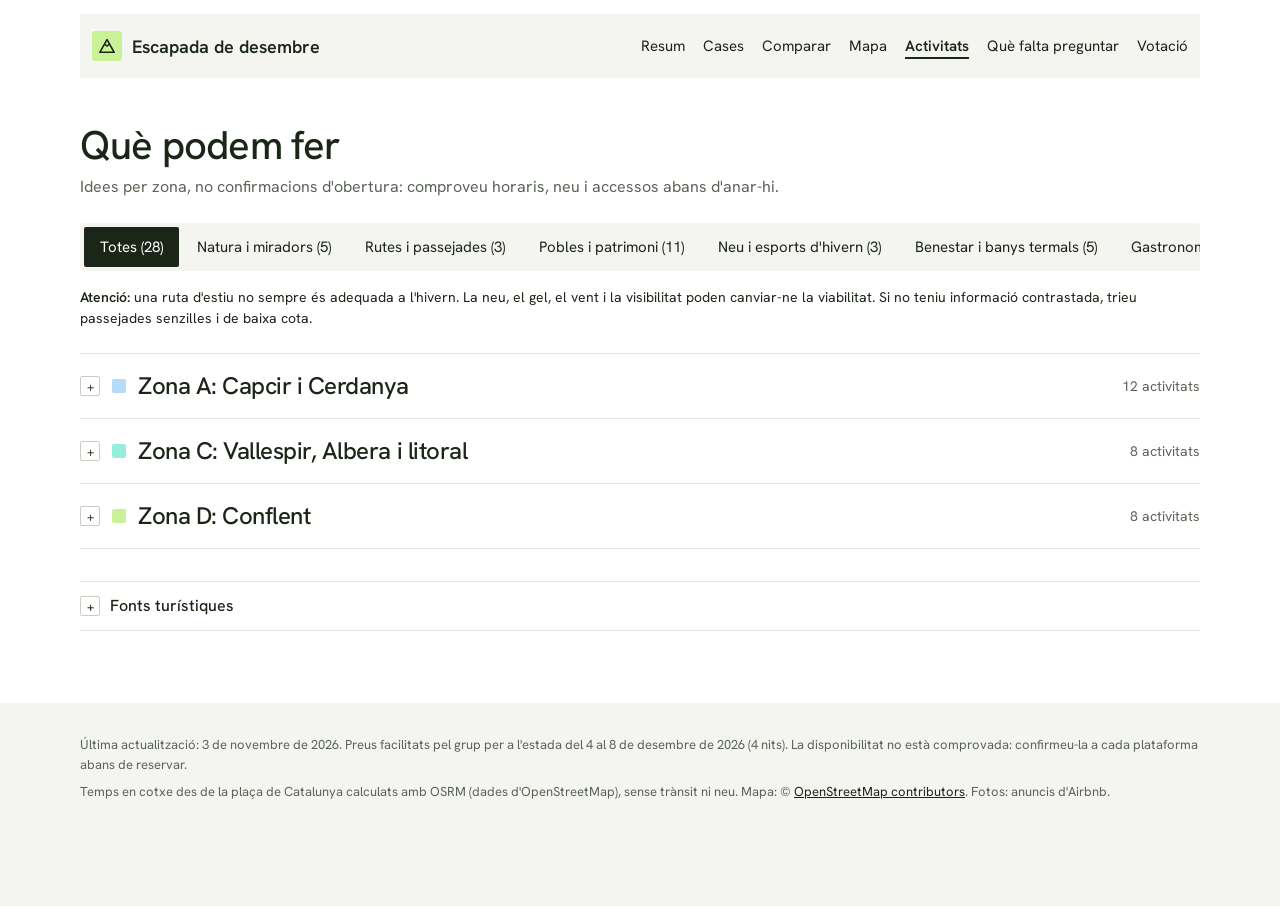
<file: activitats.html>
<!doctype html>
<html lang="ca">
<head>
  <meta charset="utf-8">
  <meta name="viewport" content="width=device-width, initial-scale=1">
  <title>Què podem fer · Escapada de desembre 2026</title>
  <meta name="description" content="Idees d'activitats per zona a prop de les cases: natura, rutes, pobles, neu, benestar i gastronomia.">
  <meta name="theme-color" content="#EAF5DF">

  <!-- Vista prèvia en compartir (Open Graph / Twitter) -->
  <meta property="og:type" content="website">
  <meta property="og:locale" content="ca_ES">
  <meta property="og:title" content="Què podem fer · Escapada de desembre 2026">
  <meta property="og:description" content="Idees d'activitats per zona a prop de les cases: natura, rutes, pobles, neu, benestar i gastronomia.">
  <meta property="og:url" content="https://ltrebol.github.io/viatge-pont-desembre/activitats.html">
  <meta property="og:image" content="https://ltrebol.github.io/viatge-pont-desembre/img/compartir.png">
  <meta property="og:image:width" content="1200">
  <meta property="og:image:height" content="630">
  <meta property="og:image:alt" content="Escapada de desembre, del 4 al 8 de desembre de 2026">
  <meta name="twitter:card" content="summary_large_image">
  <meta name="twitter:image" content="https://ltrebol.github.io/viatge-pont-desembre/img/compartir.png">

  <link rel="icon" href="data:image/svg+xml,%3Csvg xmlns='http://www.w3.org/2000/svg' viewBox='0 0 32 32'%3E%3Crect width='32' height='32' rx='4' fill='%23C9F296'/%3E%3Cpath d='M16 6 4 26h24z' fill='none' stroke='%231C2618' stroke-width='2.4' stroke-linejoin='round'/%3E%3C/svg%3E">
  <link rel="preconnect" href="https://fonts.googleapis.com">
  <link rel="preconnect" href="https://fonts.gstatic.com" crossorigin>
  <link rel="stylesheet" href="https://fonts.googleapis.com/css2?family=Hanken+Grotesk:wght@400;500;600;700;800&display=swap">
  <link rel="stylesheet" href="css/estils.css">
</head>
<body data-pagina="activitats">
  <a class="salt" href="#contingut">Salta al contingut</a>

  <!-- Navegació: igual a totes les pàgines; app.js marca la pàgina actual. -->
  <div class="nav-embolcall">
    <div class="contenidor">
      <nav class="nav" aria-label="Seccions">
        <a class="logo" href="index.html" data-pag="inici">
          <span class="logo__icona" aria-hidden="true"><svg viewBox="0 0 20 20"><path d="M10 3 2 17h16z" fill="none" stroke="currentColor" stroke-width="1.8" stroke-linejoin="round"/><path d="M7.2 8 10 10l2.8-2" fill="none" stroke="currentColor" stroke-width="1.6"/></svg></span>
          <span>Escapada de desembre</span>
        </a>
        <ul class="nav__enllacos">
          <li><a href="resum.html" data-pag="resum">Resum</a></li>
          <li><a href="cases.html" data-pag="cases">Cases</a></li>
          <li><a href="comparar.html" data-pag="comparar">Comparar</a></li>
          <li><a href="mapa.html" data-pag="mapa">Mapa</a></li>
          <li><a href="activitats.html" data-pag="activitats">Activitats</a></li>
          <li><a href="preguntes.html" data-pag="preguntes">Què falta preguntar</a></li>
          <li data-nav="votacio"><a href="votacio.html" data-pag="votacio">Votació</a></li>
          <li data-nav="temps" hidden><a href="temps.html" data-pag="temps">El temps</a></li>
        </ul>
        <details class="nav__mobil">
          <summary>Seccions</summary>
          <ul>
            <li><a href="index.html" data-pag="inici">Inici</a></li>
            <li><a href="resum.html" data-pag="resum">Resum</a></li>
            <li><a href="cases.html" data-pag="cases">Cases</a></li>
            <li><a href="comparar.html" data-pag="comparar">Comparar</a></li>
            <li><a href="mapa.html" data-pag="mapa">Mapa</a></li>
            <li><a href="activitats.html" data-pag="activitats">Activitats</a></li>
            <li><a href="preguntes.html" data-pag="preguntes">Què falta preguntar</a></li>
            <li data-nav="votacio"><a href="votacio.html" data-pag="votacio">Votació</a></li>
            <li data-nav="temps" hidden><a href="temps.html" data-pag="temps">El temps</a></li>
          </ul>
        </details>
      </nav>
    </div>
  </div>

  <main id="contingut" class="pagina">
    <section class="seccio" id="activitats" aria-labelledby="titol-activitats">
      <div class="contenidor">
        <div class="seccio__cap">
          <div>
            <h1 id="titol-activitats">Què podem fer</h1>
            <p>Idees per zona, no confirmacions d'obertura: comproveu horaris, neu i accessos abans d'anar-hi.</p>
          </div>
        </div>
        <div class="segment segment--desplacable" role="tablist" aria-label="Tipus d'activitat" id="pestanyes"></div>
        <p class="avis-muntanya" id="avis-muntanya" hidden><strong>Atenció:</strong> una ruta d'estiu no sempre és adequada a l'hivern. La neu, el gel, el vent i la visibilitat poden canviar-ne la viabilitat. Si no teniu informació contrastada, trieu passejades senzilles i de baixa cota.</p>
        <div id="llista-activitats" role="tabpanel"></div>
        <details class="fonts">
          <summary><span class="caixa-mes" aria-hidden="true"></span>Fonts turístiques</summary>
          <ul id="llista-fonts"></ul>
        </details>
      </div>
    </section>
  </main>

  <footer class="peu">
    <div class="contenidor">
      <p>Última actualització: <span id="ultima-actualitzacio"></span>. Preus facilitats pel grup per a l'estada del 4 al 8 de desembre de 2026 (4 nits). La disponibilitat no està comprovada: confirmeu-la a cada plataforma abans de reservar.</p>
      <p>Temps en cotxe des de la plaça de Catalunya calculats amb OSRM (dades d'OpenStreetMap), sense trànsit ni neu. Mapa: © <a href="https://www.openstreetmap.org/copyright" target="_blank" rel="noopener">OpenStreetMap contributors</a>. Fotos: anuncis d'Airbnb.</p>
    </div>
  </footer>

  <p class="avis-copiat" id="avis-copiat" role="status" aria-live="polite"></p>

  <script src="js/dades.js"></script>
  <script src="js/app.js"></script>
</body>
</html>
</file>
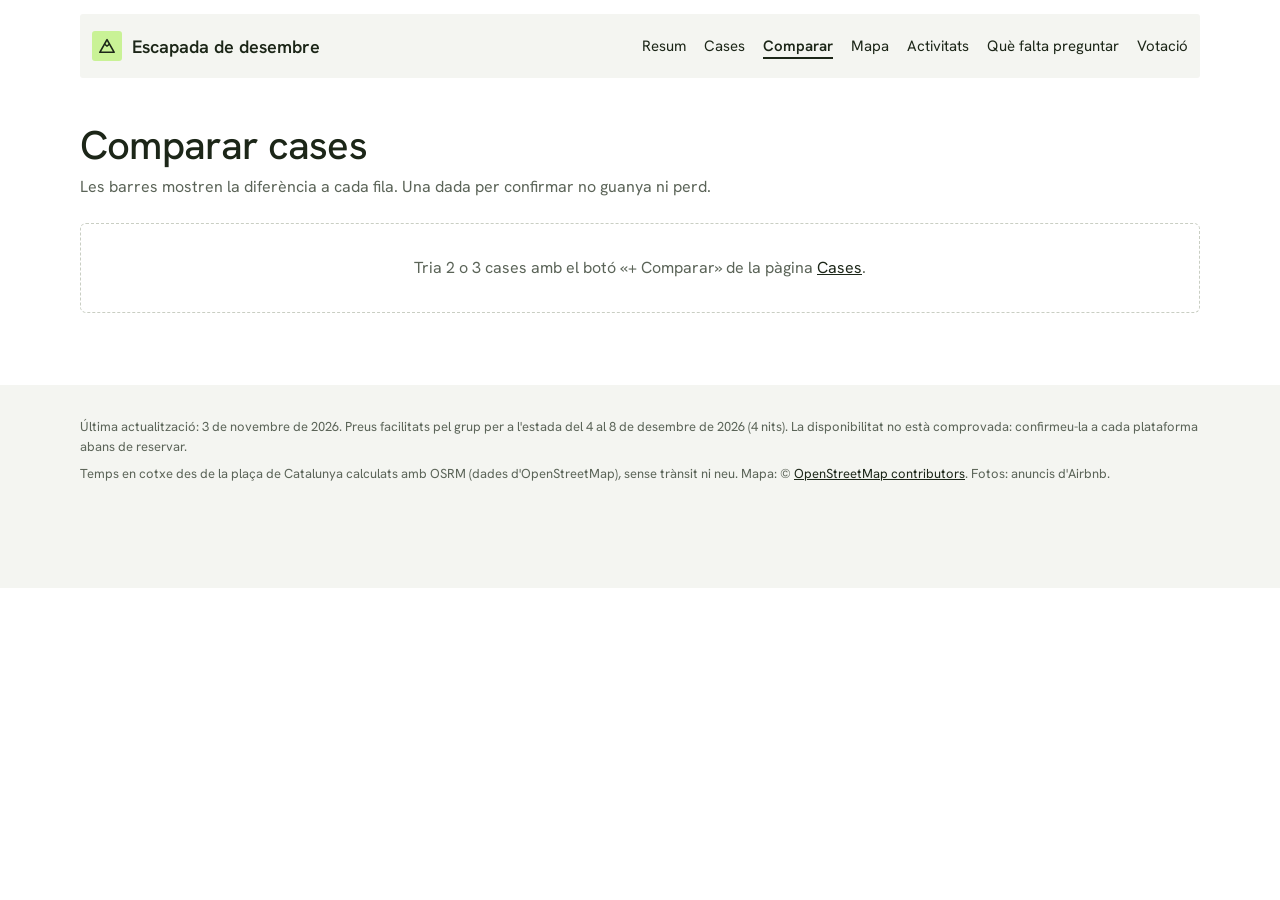
<file: comparar.html>
<!doctype html>
<html lang="ca">
<head>
  <meta charset="utf-8">
  <meta name="viewport" content="width=device-width, initial-scale=1">
  <title>Comparar cases · Escapada de desembre 2026</title>
  <meta name="description" content="Compara 2 o 3 cases candidates una al costat de l'altra: preus, espai, valoració i diferències clau.">
  <meta name="theme-color" content="#EAF5DF">

  <!-- Vista prèvia en compartir (Open Graph / Twitter) -->
  <meta property="og:type" content="website">
  <meta property="og:locale" content="ca_ES">
  <meta property="og:title" content="Comparar cases · Escapada de desembre 2026">
  <meta property="og:description" content="Compara 2 o 3 cases candidates una al costat de l'altra: preus, espai, valoració i diferències clau.">
  <meta property="og:url" content="https://ltrebol.github.io/viatge-pont-desembre/comparar.html">
  <meta property="og:image" content="https://ltrebol.github.io/viatge-pont-desembre/img/compartir.png">
  <meta property="og:image:width" content="1200">
  <meta property="og:image:height" content="630">
  <meta property="og:image:alt" content="Escapada de desembre, del 4 al 8 de desembre de 2026">
  <meta name="twitter:card" content="summary_large_image">
  <meta name="twitter:image" content="https://ltrebol.github.io/viatge-pont-desembre/img/compartir.png">

  <link rel="icon" href="data:image/svg+xml,%3Csvg xmlns='http://www.w3.org/2000/svg' viewBox='0 0 32 32'%3E%3Crect width='32' height='32' rx='4' fill='%23C9F296'/%3E%3Cpath d='M16 6 4 26h24z' fill='none' stroke='%231C2618' stroke-width='2.4' stroke-linejoin='round'/%3E%3C/svg%3E">
  <link rel="preconnect" href="https://fonts.googleapis.com">
  <link rel="preconnect" href="https://fonts.gstatic.com" crossorigin>
  <link rel="stylesheet" href="https://fonts.googleapis.com/css2?family=Hanken+Grotesk:wght@400;500;600;700;800&display=swap">
  <link rel="stylesheet" href="css/estils.css">
</head>
<body data-pagina="comparar">
  <a class="salt" href="#contingut">Salta al contingut</a>

  <!-- Navegació: igual a totes les pàgines; app.js marca la pàgina actual. -->
  <div class="nav-embolcall">
    <div class="contenidor">
      <nav class="nav" aria-label="Seccions">
        <a class="logo" href="index.html" data-pag="inici">
          <span class="logo__icona" aria-hidden="true"><svg viewBox="0 0 20 20"><path d="M10 3 2 17h16z" fill="none" stroke="currentColor" stroke-width="1.8" stroke-linejoin="round"/><path d="M7.2 8 10 10l2.8-2" fill="none" stroke="currentColor" stroke-width="1.6"/></svg></span>
          <span>Escapada de desembre</span>
        </a>
        <ul class="nav__enllacos">
          <li><a href="resum.html" data-pag="resum">Resum</a></li>
          <li><a href="cases.html" data-pag="cases">Cases</a></li>
          <li><a href="comparar.html" data-pag="comparar">Comparar</a></li>
          <li><a href="mapa.html" data-pag="mapa">Mapa</a></li>
          <li><a href="activitats.html" data-pag="activitats">Activitats</a></li>
          <li><a href="preguntes.html" data-pag="preguntes">Què falta preguntar</a></li>
          <li data-nav="votacio"><a href="votacio.html" data-pag="votacio">Votació</a></li>
          <li data-nav="temps" hidden><a href="temps.html" data-pag="temps">El temps</a></li>
        </ul>
        <details class="nav__mobil">
          <summary>Seccions</summary>
          <ul>
            <li><a href="index.html" data-pag="inici">Inici</a></li>
            <li><a href="resum.html" data-pag="resum">Resum</a></li>
            <li><a href="cases.html" data-pag="cases">Cases</a></li>
            <li><a href="comparar.html" data-pag="comparar">Comparar</a></li>
            <li><a href="mapa.html" data-pag="mapa">Mapa</a></li>
            <li><a href="activitats.html" data-pag="activitats">Activitats</a></li>
            <li><a href="preguntes.html" data-pag="preguntes">Què falta preguntar</a></li>
            <li data-nav="votacio"><a href="votacio.html" data-pag="votacio">Votació</a></li>
            <li data-nav="temps" hidden><a href="temps.html" data-pag="temps">El temps</a></li>
          </ul>
        </details>
      </nav>
    </div>
  </div>

  <main id="contingut" class="pagina">
    <section class="seccio" id="comparador" aria-labelledby="titol-comparador">
      <div class="contenidor">
        <div class="seccio__cap">
          <div>
            <h1 id="titol-comparador">Comparar cases</h1>
            <p>Les barres mostren la diferència a cada fila. Una dada per confirmar no guanya ni perd.</p>
          </div>
          <div class="segment segment--etiquetes" id="comparador-triades" aria-live="polite"></div>
        </div>
        <div id="comparador-cos"></div>
      </div>
    </section>
  </main>

  <footer class="peu">
    <div class="contenidor">
      <p>Última actualització: <span id="ultima-actualitzacio"></span>. Preus facilitats pel grup per a l'estada del 4 al 8 de desembre de 2026 (4 nits). La disponibilitat no està comprovada: confirmeu-la a cada plataforma abans de reservar.</p>
      <p>Temps en cotxe des de la plaça de Catalunya calculats amb OSRM (dades d'OpenStreetMap), sense trànsit ni neu. Mapa: © <a href="https://www.openstreetmap.org/copyright" target="_blank" rel="noopener">OpenStreetMap contributors</a>. Fotos: anuncis d'Airbnb.</p>
    </div>
  </footer>

  <p class="avis-copiat" id="avis-copiat" role="status" aria-live="polite"></p>

  <script src="js/dades.js"></script>
  <script src="js/app.js"></script>
</body>
</html>
</file>
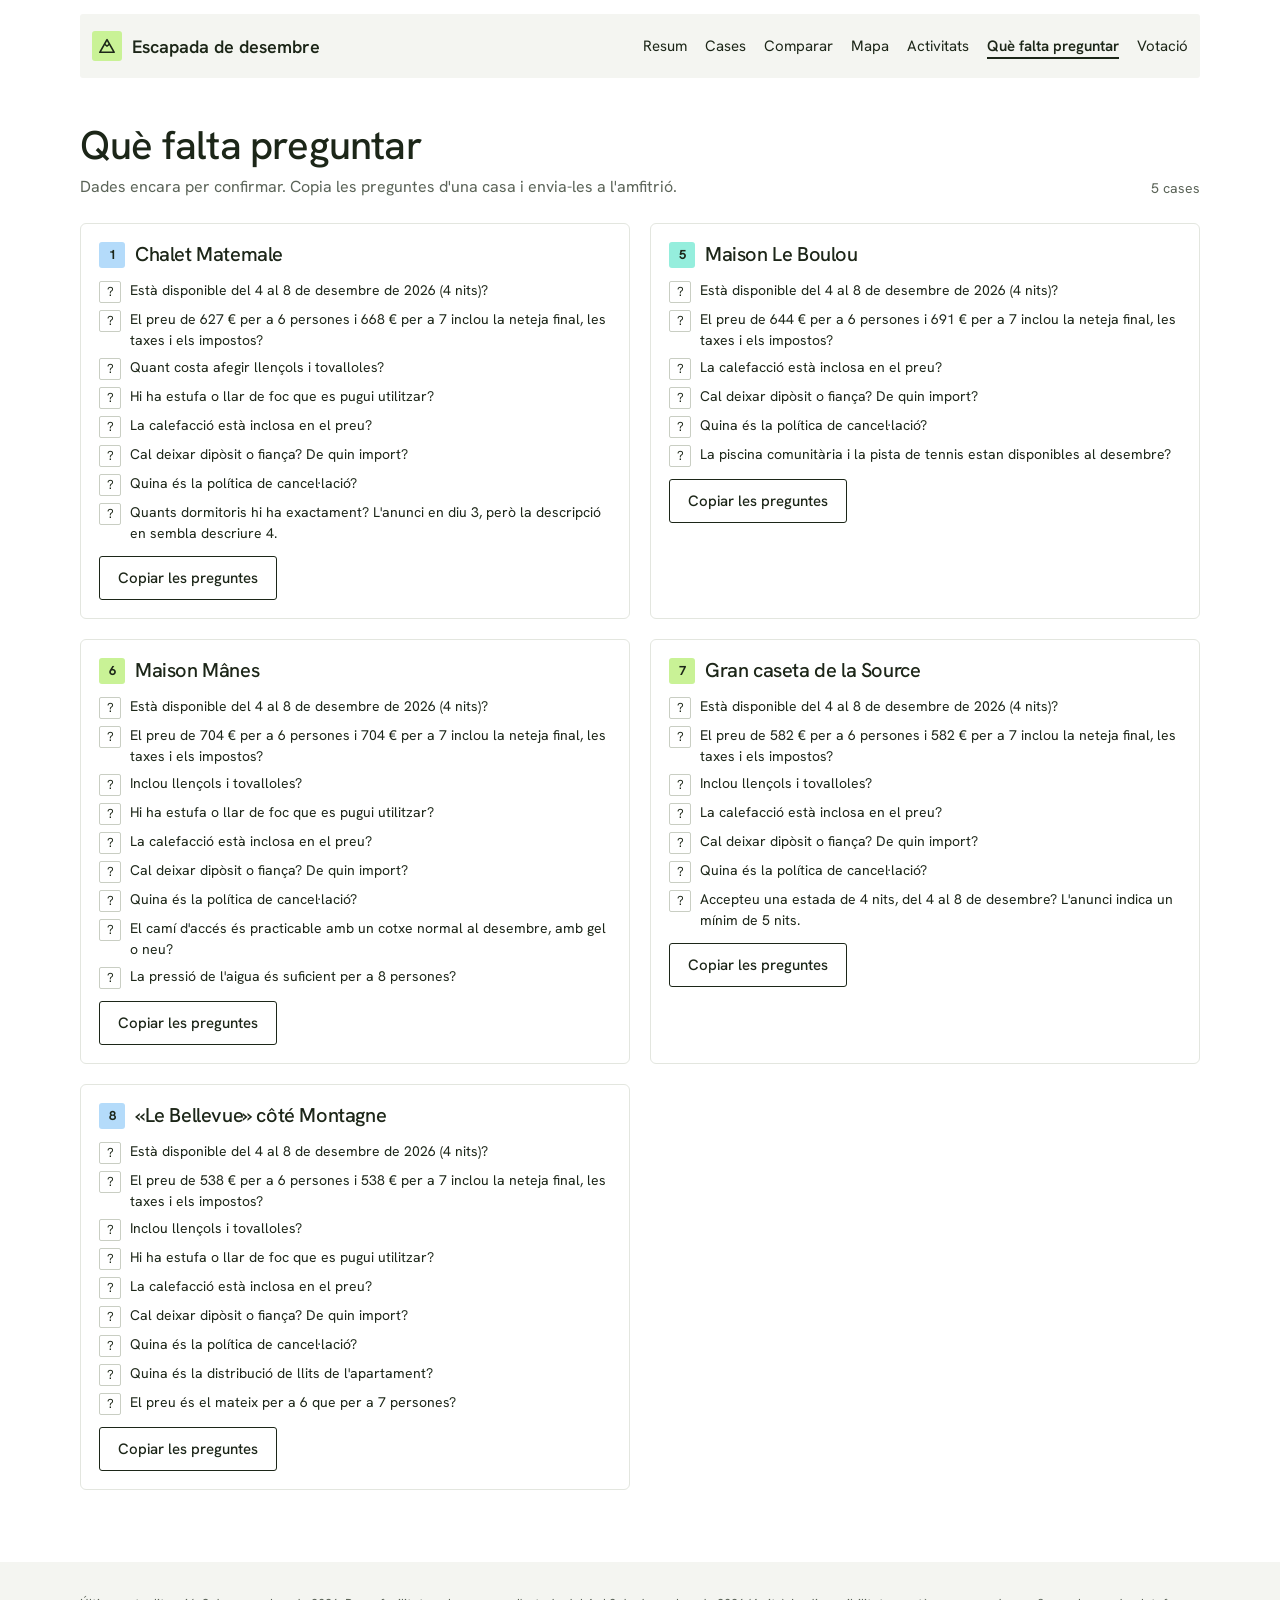
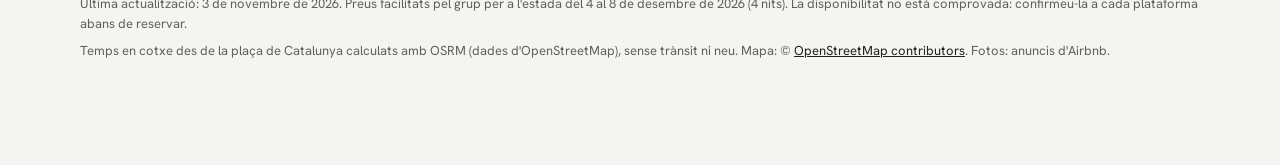
<file: preguntes.html>
<!doctype html>
<html lang="ca">
<head>
  <meta charset="utf-8">
  <meta name="viewport" content="width=device-width, initial-scale=1">
  <title>Què falta preguntar · Escapada de desembre 2026</title>
  <meta name="description" content="Dades encara per confirmar de cada casa, amb un missatge a punt per enviar a l'amfitrió.">
  <meta name="theme-color" content="#EAF5DF">

  <!-- Vista prèvia en compartir (Open Graph / Twitter) -->
  <meta property="og:type" content="website">
  <meta property="og:locale" content="ca_ES">
  <meta property="og:title" content="Què falta preguntar · Escapada de desembre 2026">
  <meta property="og:description" content="Dades encara per confirmar de cada casa, amb un missatge a punt per enviar a l'amfitrió.">
  <meta property="og:url" content="https://ltrebol.github.io/viatge-pont-desembre/preguntes.html">
  <meta property="og:image" content="https://ltrebol.github.io/viatge-pont-desembre/img/compartir.png">
  <meta property="og:image:width" content="1200">
  <meta property="og:image:height" content="630">
  <meta property="og:image:alt" content="Escapada de desembre, del 4 al 8 de desembre de 2026">
  <meta name="twitter:card" content="summary_large_image">
  <meta name="twitter:image" content="https://ltrebol.github.io/viatge-pont-desembre/img/compartir.png">

  <link rel="icon" href="data:image/svg+xml,%3Csvg xmlns='http://www.w3.org/2000/svg' viewBox='0 0 32 32'%3E%3Crect width='32' height='32' rx='4' fill='%23C9F296'/%3E%3Cpath d='M16 6 4 26h24z' fill='none' stroke='%231C2618' stroke-width='2.4' stroke-linejoin='round'/%3E%3C/svg%3E">
  <link rel="preconnect" href="https://fonts.googleapis.com">
  <link rel="preconnect" href="https://fonts.gstatic.com" crossorigin>
  <link rel="stylesheet" href="https://fonts.googleapis.com/css2?family=Hanken+Grotesk:wght@400;500;600;700;800&display=swap">
  <link rel="stylesheet" href="css/estils.css">
</head>
<body data-pagina="preguntes">
  <a class="salt" href="#contingut">Salta al contingut</a>

  <!-- Navegació: igual a totes les pàgines; app.js marca la pàgina actual. -->
  <div class="nav-embolcall">
    <div class="contenidor">
      <nav class="nav" aria-label="Seccions">
        <a class="logo" href="index.html" data-pag="inici">
          <span class="logo__icona" aria-hidden="true"><svg viewBox="0 0 20 20"><path d="M10 3 2 17h16z" fill="none" stroke="currentColor" stroke-width="1.8" stroke-linejoin="round"/><path d="M7.2 8 10 10l2.8-2" fill="none" stroke="currentColor" stroke-width="1.6"/></svg></span>
          <span>Escapada de desembre</span>
        </a>
        <ul class="nav__enllacos">
          <li><a href="resum.html" data-pag="resum">Resum</a></li>
          <li><a href="cases.html" data-pag="cases">Cases</a></li>
          <li><a href="comparar.html" data-pag="comparar">Comparar</a></li>
          <li><a href="mapa.html" data-pag="mapa">Mapa</a></li>
          <li><a href="activitats.html" data-pag="activitats">Activitats</a></li>
          <li><a href="preguntes.html" data-pag="preguntes">Què falta preguntar</a></li>
          <li data-nav="votacio"><a href="votacio.html" data-pag="votacio">Votació</a></li>
          <li data-nav="temps" hidden><a href="temps.html" data-pag="temps">El temps</a></li>
        </ul>
        <details class="nav__mobil">
          <summary>Seccions</summary>
          <ul>
            <li><a href="index.html" data-pag="inici">Inici</a></li>
            <li><a href="resum.html" data-pag="resum">Resum</a></li>
            <li><a href="cases.html" data-pag="cases">Cases</a></li>
            <li><a href="comparar.html" data-pag="comparar">Comparar</a></li>
            <li><a href="mapa.html" data-pag="mapa">Mapa</a></li>
            <li><a href="activitats.html" data-pag="activitats">Activitats</a></li>
            <li><a href="preguntes.html" data-pag="preguntes">Què falta preguntar</a></li>
            <li data-nav="votacio"><a href="votacio.html" data-pag="votacio">Votació</a></li>
            <li data-nav="temps" hidden><a href="temps.html" data-pag="temps">El temps</a></li>
          </ul>
        </details>
      </nav>
    </div>
  </div>

  <main id="contingut" class="pagina">
    <section class="seccio" id="preguntes" aria-labelledby="titol-preguntes">
      <div class="contenidor">
        <div class="seccio__cap">
          <div>
            <h1 id="titol-preguntes">Què falta preguntar</h1>
            <p>Dades encara per confirmar. Copia les preguntes d'una casa i envia-les a l'amfitrió.</p>
          </div>
          <span class="desplegable__compte" id="preguntes-compte"></span>
        </div>
        <div class="preguntes" id="llista-preguntes"></div>
      </div>
    </section>
  </main>

  <footer class="peu">
    <div class="contenidor">
      <p>Última actualització: <span id="ultima-actualitzacio"></span>. Preus facilitats pel grup per a l'estada del 4 al 8 de desembre de 2026 (4 nits). La disponibilitat no està comprovada: confirmeu-la a cada plataforma abans de reservar.</p>
      <p>Temps en cotxe des de la plaça de Catalunya calculats amb OSRM (dades d'OpenStreetMap), sense trànsit ni neu. Mapa: © <a href="https://www.openstreetmap.org/copyright" target="_blank" rel="noopener">OpenStreetMap contributors</a>. Fotos: anuncis d'Airbnb.</p>
    </div>
  </footer>

  <p class="avis-copiat" id="avis-copiat" role="status" aria-live="polite"></p>

  <script src="js/dades.js"></script>
  <script src="js/app.js"></script>
</body>
</html>
</file>
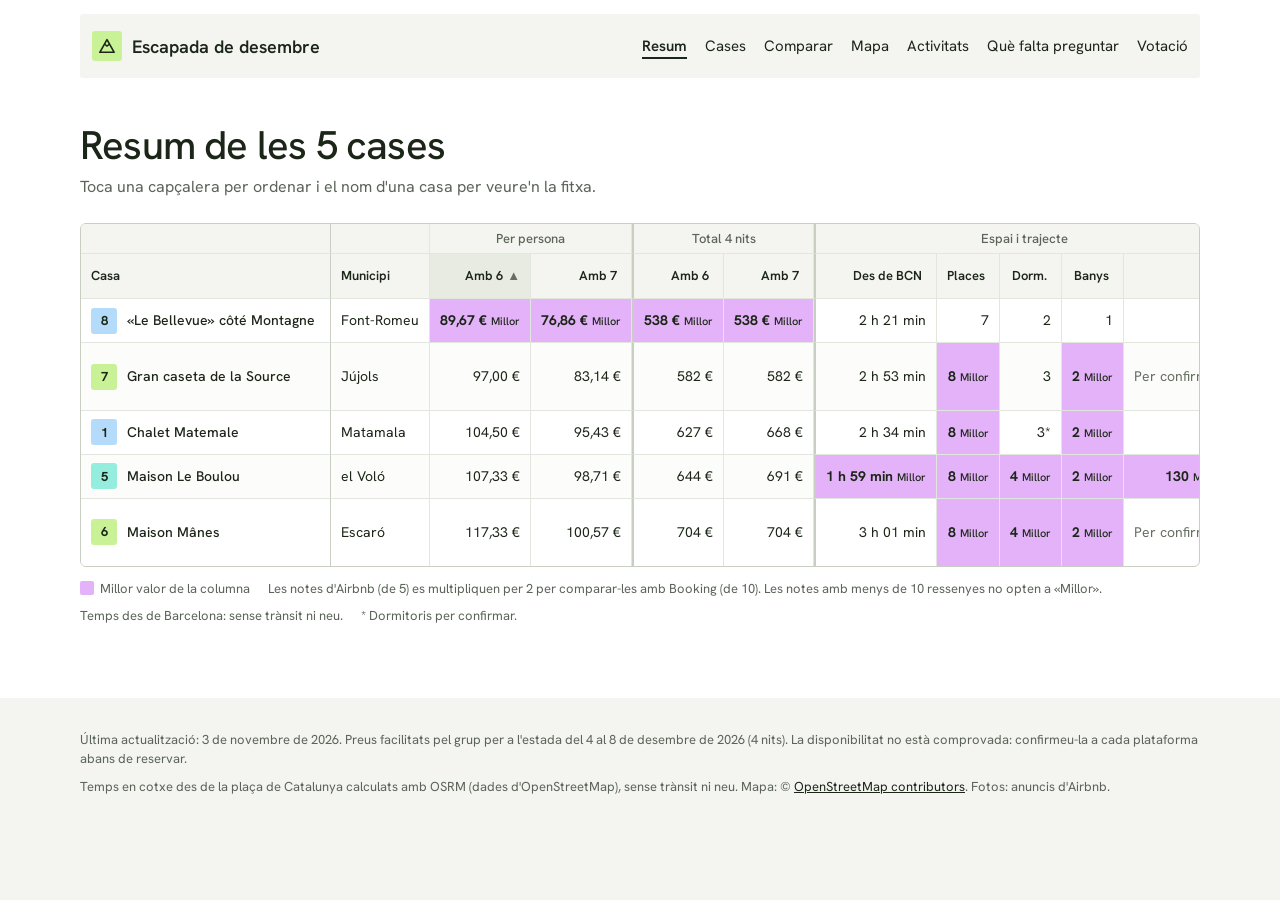
<file: resum.html>
<!doctype html>
<html lang="ca">
<head>
  <meta charset="utf-8">
  <meta name="viewport" content="width=device-width, initial-scale=1">
  <title>Resum de les cases · Escapada de desembre 2026</title>
  <meta name="description" content="Totes les cases candidates en una taula ordenable: preus per a 6 i 7 persones, espai, valoració i equipament.">
  <meta name="theme-color" content="#EAF5DF">

  <!-- Vista prèvia en compartir (Open Graph / Twitter) -->
  <meta property="og:type" content="website">
  <meta property="og:locale" content="ca_ES">
  <meta property="og:title" content="Resum de les cases · Escapada de desembre 2026">
  <meta property="og:description" content="Totes les cases candidates en una taula ordenable: preus per a 6 i 7 persones, espai, valoració i equipament.">
  <meta property="og:url" content="https://ltrebol.github.io/viatge-pont-desembre/resum.html">
  <meta property="og:image" content="https://ltrebol.github.io/viatge-pont-desembre/img/compartir.png">
  <meta property="og:image:width" content="1200">
  <meta property="og:image:height" content="630">
  <meta property="og:image:alt" content="Escapada de desembre, del 4 al 8 de desembre de 2026">
  <meta name="twitter:card" content="summary_large_image">
  <meta name="twitter:image" content="https://ltrebol.github.io/viatge-pont-desembre/img/compartir.png">

  <link rel="icon" href="data:image/svg+xml,%3Csvg xmlns='http://www.w3.org/2000/svg' viewBox='0 0 32 32'%3E%3Crect width='32' height='32' rx='4' fill='%23C9F296'/%3E%3Cpath d='M16 6 4 26h24z' fill='none' stroke='%231C2618' stroke-width='2.4' stroke-linejoin='round'/%3E%3C/svg%3E">
  <link rel="preconnect" href="https://fonts.googleapis.com">
  <link rel="preconnect" href="https://fonts.gstatic.com" crossorigin>
  <link rel="stylesheet" href="https://fonts.googleapis.com/css2?family=Hanken+Grotesk:wght@400;500;600;700;800&display=swap">
  <link rel="stylesheet" href="css/estils.css">
</head>
<body data-pagina="resum">
  <a class="salt" href="#contingut">Salta al contingut</a>

  <!-- Navegació: igual a totes les pàgines; app.js marca la pàgina actual. -->
  <div class="nav-embolcall">
    <div class="contenidor">
      <nav class="nav" aria-label="Seccions">
        <a class="logo" href="index.html" data-pag="inici">
          <span class="logo__icona" aria-hidden="true"><svg viewBox="0 0 20 20"><path d="M10 3 2 17h16z" fill="none" stroke="currentColor" stroke-width="1.8" stroke-linejoin="round"/><path d="M7.2 8 10 10l2.8-2" fill="none" stroke="currentColor" stroke-width="1.6"/></svg></span>
          <span>Escapada de desembre</span>
        </a>
        <ul class="nav__enllacos">
          <li><a href="resum.html" data-pag="resum">Resum</a></li>
          <li><a href="cases.html" data-pag="cases">Cases</a></li>
          <li><a href="comparar.html" data-pag="comparar">Comparar</a></li>
          <li><a href="mapa.html" data-pag="mapa">Mapa</a></li>
          <li><a href="activitats.html" data-pag="activitats">Activitats</a></li>
          <li><a href="preguntes.html" data-pag="preguntes">Què falta preguntar</a></li>
          <li data-nav="votacio"><a href="votacio.html" data-pag="votacio">Votació</a></li>
          <li data-nav="temps" hidden><a href="temps.html" data-pag="temps">El temps</a></li>
        </ul>
        <details class="nav__mobil">
          <summary>Seccions</summary>
          <ul>
            <li><a href="index.html" data-pag="inici">Inici</a></li>
            <li><a href="resum.html" data-pag="resum">Resum</a></li>
            <li><a href="cases.html" data-pag="cases">Cases</a></li>
            <li><a href="comparar.html" data-pag="comparar">Comparar</a></li>
            <li><a href="mapa.html" data-pag="mapa">Mapa</a></li>
            <li><a href="activitats.html" data-pag="activitats">Activitats</a></li>
            <li><a href="preguntes.html" data-pag="preguntes">Què falta preguntar</a></li>
            <li data-nav="votacio"><a href="votacio.html" data-pag="votacio">Votació</a></li>
            <li data-nav="temps" hidden><a href="temps.html" data-pag="temps">El temps</a></li>
          </ul>
        </details>
      </nav>
    </div>
  </div>

  <main id="contingut" class="pagina">
    <section class="seccio" id="resum" aria-labelledby="titol-resum">
      <div class="contenidor">
        <div class="seccio__cap">
          <div>
            <h1 id="titol-resum">Resum de les <span data-nombre-cases="xifra">5</span> cases</h1>
            <p>Toca una capçalera per ordenar i el nom d'una casa per veure'n la fitxa.</p>
          </div>
        </div>
        <div class="segment full__grups" id="resum-grups" role="group" aria-label="Columnes que es mostren"></div>
        <div class="full" tabindex="0" role="region" aria-labelledby="titol-resum">
          <table class="full__taula" id="taula-resum"></table>
        </div>
        <div class="full__llegenda">
          <span><i class="mostra-millor" aria-hidden="true"></i>Millor valor de la columna</span>
          <span>Les notes d'Airbnb (de 5) es multipliquen per 2 per comparar-les amb Booking (de 10). Les notes amb menys de 10 ressenyes no opten a «Millor».</span>
          <span>Temps des de Barcelona: sense trànsit ni neu.</span>
          <span>* Dormitoris per confirmar.</span>
        </div>
        <details class="descartades" id="descartades" hidden>
          <summary><span class="caixa-mes" aria-hidden="true"></span><span id="descartades-titol">Cases descartades</span></summary>
          <p class="descartades__nota">Només ho veus tu, en aquest navegador.</p>
          <ul id="llista-descartades"></ul>
        </details>
      </div>
    </section>
  </main>
  <dialog class="fitxa" id="fitxa" aria-labelledby="fitxa-titol">
    <div class="fitxa__cap">
      <h2 id="fitxa-titol"></h2>
      <button type="button" class="boto" id="fitxa-tancar">Tancar</button>
    </div>
    <div class="fitxa__scroll" id="fitxa-cos"></div>
  </dialog>
  <footer class="peu">
    <div class="contenidor">
      <p>Última actualització: <span id="ultima-actualitzacio"></span>. Preus facilitats pel grup per a l'estada del 4 al 8 de desembre de 2026 (4 nits). La disponibilitat no està comprovada: confirmeu-la a cada plataforma abans de reservar.</p>
      <p>Temps en cotxe des de la plaça de Catalunya calculats amb OSRM (dades d'OpenStreetMap), sense trànsit ni neu. Mapa: © <a href="https://www.openstreetmap.org/copyright" target="_blank" rel="noopener">OpenStreetMap contributors</a>. Fotos: anuncis d'Airbnb.</p>
    </div>
  </footer>

  <p class="avis-copiat" id="avis-copiat" role="status" aria-live="polite"></p>

  <script src="js/dades.js"></script>
  <script src="js/app.js"></script>
</body>
</html>
</file>
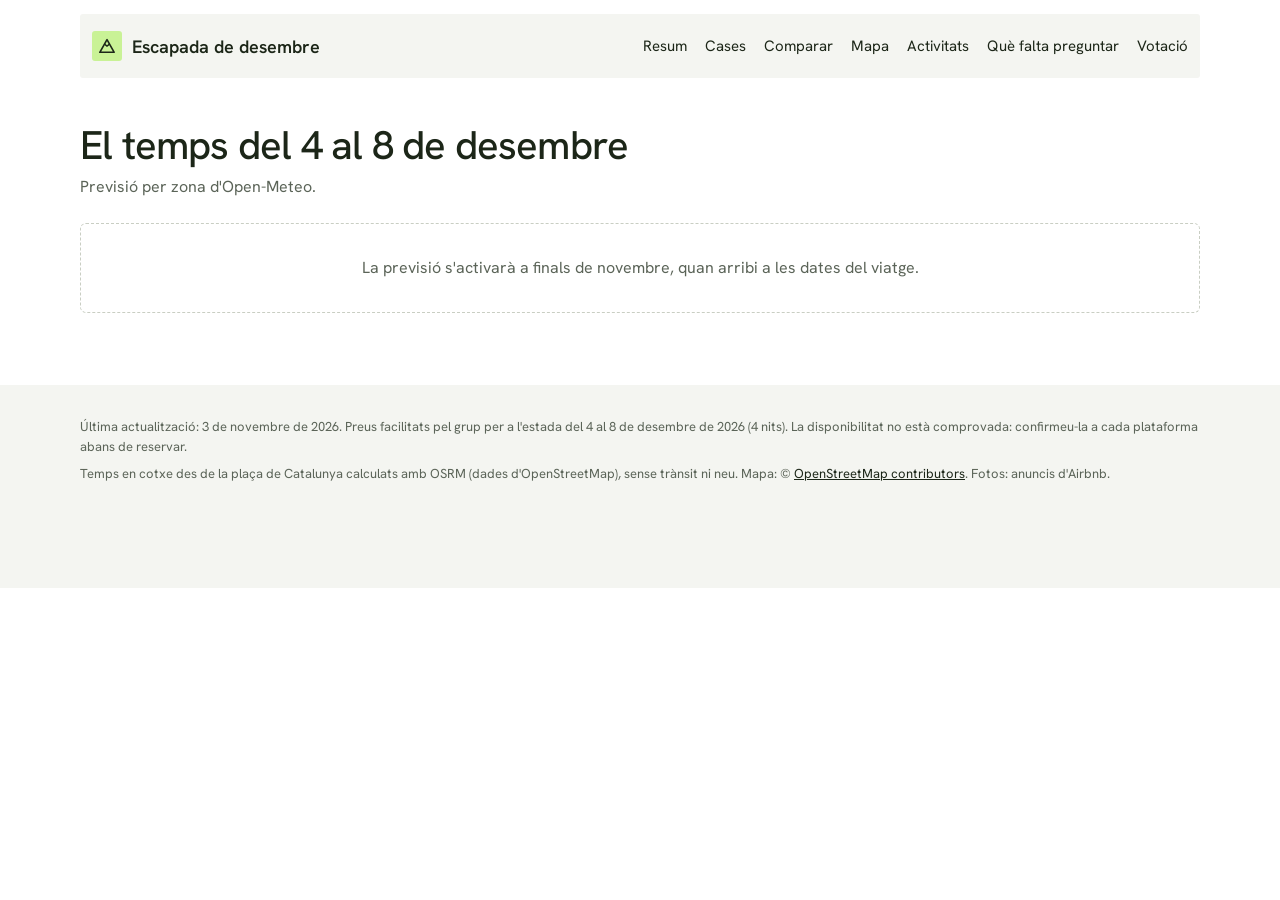
<file: temps.html>
<!doctype html>
<html lang="ca">
<head>
  <meta charset="utf-8">
  <meta name="viewport" content="width=device-width, initial-scale=1">
  <title>El temps del 4 al 8 de desembre · Escapada de desembre 2026</title>
  <meta name="description" content="Previsió del temps per zona per al 4 al 8 de desembre de 2026.">
  <meta name="theme-color" content="#EAF5DF">

  <!-- Vista prèvia en compartir (Open Graph / Twitter) -->
  <meta property="og:type" content="website">
  <meta property="og:locale" content="ca_ES">
  <meta property="og:title" content="El temps del 4 al 8 de desembre · Escapada de desembre 2026">
  <meta property="og:description" content="Previsió del temps per zona per al 4 al 8 de desembre de 2026.">
  <meta property="og:url" content="https://ltrebol.github.io/viatge-pont-desembre/temps.html">
  <meta property="og:image" content="https://ltrebol.github.io/viatge-pont-desembre/img/compartir.png">
  <meta property="og:image:width" content="1200">
  <meta property="og:image:height" content="630">
  <meta property="og:image:alt" content="Escapada de desembre, del 4 al 8 de desembre de 2026">
  <meta name="twitter:card" content="summary_large_image">
  <meta name="twitter:image" content="https://ltrebol.github.io/viatge-pont-desembre/img/compartir.png">

  <link rel="icon" href="data:image/svg+xml,%3Csvg xmlns='http://www.w3.org/2000/svg' viewBox='0 0 32 32'%3E%3Crect width='32' height='32' rx='4' fill='%23C9F296'/%3E%3Cpath d='M16 6 4 26h24z' fill='none' stroke='%231C2618' stroke-width='2.4' stroke-linejoin='round'/%3E%3C/svg%3E">
  <link rel="preconnect" href="https://fonts.googleapis.com">
  <link rel="preconnect" href="https://fonts.gstatic.com" crossorigin>
  <link rel="stylesheet" href="https://fonts.googleapis.com/css2?family=Hanken+Grotesk:wght@400;500;600;700;800&display=swap">
  <link rel="stylesheet" href="css/estils.css">
</head>
<body data-pagina="temps">
  <a class="salt" href="#contingut">Salta al contingut</a>

  <!-- Navegació: igual a totes les pàgines; app.js marca la pàgina actual. -->
  <div class="nav-embolcall">
    <div class="contenidor">
      <nav class="nav" aria-label="Seccions">
        <a class="logo" href="index.html" data-pag="inici">
          <span class="logo__icona" aria-hidden="true"><svg viewBox="0 0 20 20"><path d="M10 3 2 17h16z" fill="none" stroke="currentColor" stroke-width="1.8" stroke-linejoin="round"/><path d="M7.2 8 10 10l2.8-2" fill="none" stroke="currentColor" stroke-width="1.6"/></svg></span>
          <span>Escapada de desembre</span>
        </a>
        <ul class="nav__enllacos">
          <li><a href="resum.html" data-pag="resum">Resum</a></li>
          <li><a href="cases.html" data-pag="cases">Cases</a></li>
          <li><a href="comparar.html" data-pag="comparar">Comparar</a></li>
          <li><a href="mapa.html" data-pag="mapa">Mapa</a></li>
          <li><a href="activitats.html" data-pag="activitats">Activitats</a></li>
          <li><a href="preguntes.html" data-pag="preguntes">Què falta preguntar</a></li>
          <li data-nav="votacio"><a href="votacio.html" data-pag="votacio">Votació</a></li>
          <li data-nav="temps" hidden><a href="temps.html" data-pag="temps">El temps</a></li>
        </ul>
        <details class="nav__mobil">
          <summary>Seccions</summary>
          <ul>
            <li><a href="index.html" data-pag="inici">Inici</a></li>
            <li><a href="resum.html" data-pag="resum">Resum</a></li>
            <li><a href="cases.html" data-pag="cases">Cases</a></li>
            <li><a href="comparar.html" data-pag="comparar">Comparar</a></li>
            <li><a href="mapa.html" data-pag="mapa">Mapa</a></li>
            <li><a href="activitats.html" data-pag="activitats">Activitats</a></li>
            <li><a href="preguntes.html" data-pag="preguntes">Què falta preguntar</a></li>
            <li data-nav="votacio"><a href="votacio.html" data-pag="votacio">Votació</a></li>
            <li data-nav="temps" hidden><a href="temps.html" data-pag="temps">El temps</a></li>
          </ul>
        </details>
      </nav>
    </div>
  </div>

  <main id="contingut" class="pagina">
    <section class="seccio" id="meteo" aria-labelledby="titol-meteo">
      <div class="contenidor">
        <div class="seccio__cap">
          <div>
            <h1 id="titol-meteo">El temps del 4 al 8 de desembre</h1>
            <p id="meteo-font">Previsió per zona d'Open-Meteo.</p>
          </div>
        </div>
        <p class="buit" id="meteo-desactivada">La previsió s'activarà a finals de novembre, quan arribi a les dates del viatge.</p>
        <div class="meteo" id="meteo-zones"></div>
      </div>
    </section>
  </main>

  <footer class="peu">
    <div class="contenidor">
      <p>Última actualització: <span id="ultima-actualitzacio"></span>. Preus facilitats pel grup per a l'estada del 4 al 8 de desembre de 2026 (4 nits). La disponibilitat no està comprovada: confirmeu-la a cada plataforma abans de reservar.</p>
      <p>Temps en cotxe des de la plaça de Catalunya calculats amb OSRM (dades d'OpenStreetMap), sense trànsit ni neu. Mapa: © <a href="https://www.openstreetmap.org/copyright" target="_blank" rel="noopener">OpenStreetMap contributors</a>. Fotos: anuncis d'Airbnb.</p>
    </div>
  </footer>

  <p class="avis-copiat" id="avis-copiat" role="status" aria-live="polite"></p>

  <script src="js/dades.js"></script>
  <script src="js/meteo.js"></script>
  <script src="js/app.js"></script>
</body>
</html>
</file>
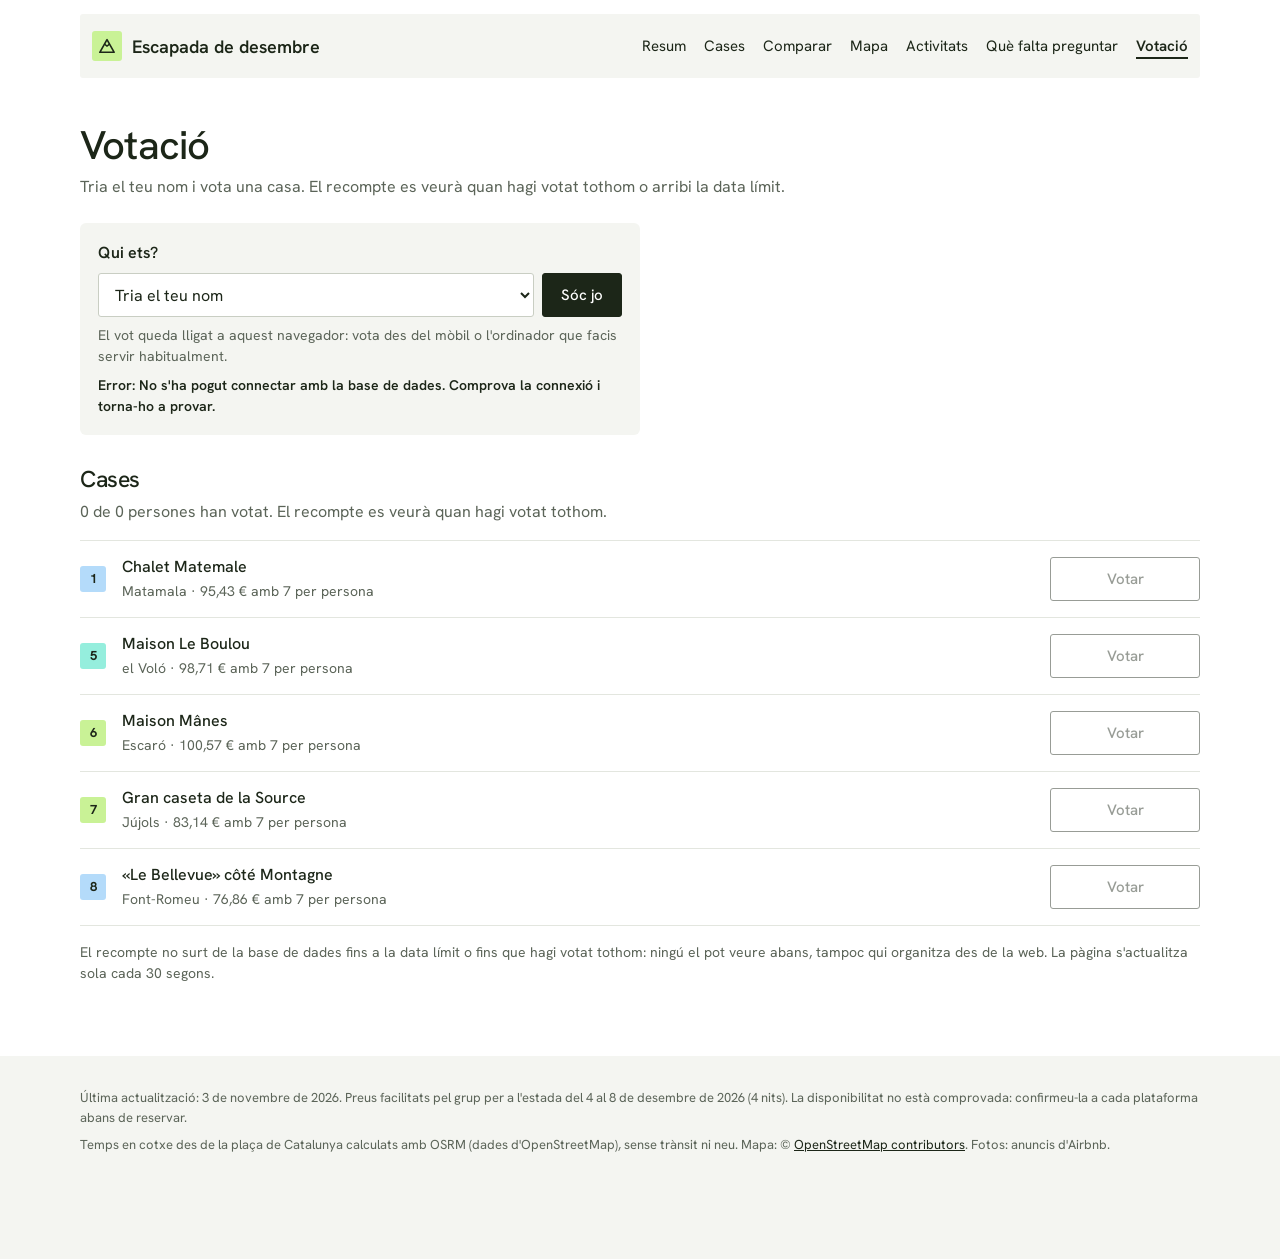
<file: votacio.html>
<!doctype html>
<html lang="ca">
<head>
  <meta charset="utf-8">
  <meta name="viewport" content="width=device-width, initial-scale=1">
  <title>Votació · Escapada de desembre 2026</title>
  <meta name="description" content="Votació del grup per triar la casa de l'escapada del 4 al 8 de desembre de 2026.">
  <meta name="theme-color" content="#EAF5DF">

  <!-- Vista prèvia en compartir (Open Graph / Twitter) -->
  <meta property="og:type" content="website">
  <meta property="og:locale" content="ca_ES">
  <meta property="og:title" content="Votació · Escapada de desembre 2026">
  <meta property="og:description" content="Votació del grup per triar la casa de l'escapada del 4 al 8 de desembre de 2026.">
  <meta property="og:url" content="https://ltrebol.github.io/viatge-pont-desembre/votacio.html">
  <meta property="og:image" content="https://ltrebol.github.io/viatge-pont-desembre/img/compartir.png">
  <meta property="og:image:width" content="1200">
  <meta property="og:image:height" content="630">
  <meta property="og:image:alt" content="Escapada de desembre, del 4 al 8 de desembre de 2026">
  <meta name="twitter:card" content="summary_large_image">
  <meta name="twitter:image" content="https://ltrebol.github.io/viatge-pont-desembre/img/compartir.png">

  <link rel="icon" href="data:image/svg+xml,%3Csvg xmlns='http://www.w3.org/2000/svg' viewBox='0 0 32 32'%3E%3Crect width='32' height='32' rx='4' fill='%23C9F296'/%3E%3Cpath d='M16 6 4 26h24z' fill='none' stroke='%231C2618' stroke-width='2.4' stroke-linejoin='round'/%3E%3C/svg%3E">
  <link rel="preconnect" href="https://fonts.googleapis.com">
  <link rel="preconnect" href="https://fonts.gstatic.com" crossorigin>
  <link rel="stylesheet" href="https://fonts.googleapis.com/css2?family=Hanken+Grotesk:wght@400;500;600;700;800&display=swap">
  <link rel="stylesheet" href="css/estils.css">
</head>
<body data-pagina="votacio">
  <a class="salt" href="#contingut">Salta al contingut</a>

  <!-- Navegació: igual a totes les pàgines; app.js marca la pàgina actual. -->
  <div class="nav-embolcall">
    <div class="contenidor">
      <nav class="nav" aria-label="Seccions">
        <a class="logo" href="index.html" data-pag="inici">
          <span class="logo__icona" aria-hidden="true"><svg viewBox="0 0 20 20"><path d="M10 3 2 17h16z" fill="none" stroke="currentColor" stroke-width="1.8" stroke-linejoin="round"/><path d="M7.2 8 10 10l2.8-2" fill="none" stroke="currentColor" stroke-width="1.6"/></svg></span>
          <span>Escapada de desembre</span>
        </a>
        <ul class="nav__enllacos">
          <li><a href="resum.html" data-pag="resum">Resum</a></li>
          <li><a href="cases.html" data-pag="cases">Cases</a></li>
          <li><a href="comparar.html" data-pag="comparar">Comparar</a></li>
          <li><a href="mapa.html" data-pag="mapa">Mapa</a></li>
          <li><a href="activitats.html" data-pag="activitats">Activitats</a></li>
          <li><a href="preguntes.html" data-pag="preguntes">Què falta preguntar</a></li>
          <li data-nav="votacio"><a href="votacio.html" data-pag="votacio">Votació</a></li>
          <li data-nav="temps" hidden><a href="temps.html" data-pag="temps">El temps</a></li>
        </ul>
        <details class="nav__mobil">
          <summary>Seccions</summary>
          <ul>
            <li><a href="index.html" data-pag="inici">Inici</a></li>
            <li><a href="resum.html" data-pag="resum">Resum</a></li>
            <li><a href="cases.html" data-pag="cases">Cases</a></li>
            <li><a href="comparar.html" data-pag="comparar">Comparar</a></li>
            <li><a href="mapa.html" data-pag="mapa">Mapa</a></li>
            <li><a href="activitats.html" data-pag="activitats">Activitats</a></li>
            <li><a href="preguntes.html" data-pag="preguntes">Què falta preguntar</a></li>
            <li data-nav="votacio"><a href="votacio.html" data-pag="votacio">Votació</a></li>
            <li data-nav="temps" hidden><a href="temps.html" data-pag="temps">El temps</a></li>
          </ul>
        </details>
      </nav>
    </div>
  </div>

  <main id="contingut" class="pagina">
    <section class="seccio" id="votacio" aria-labelledby="titol-votacio">
      <div class="contenidor">
        <div class="seccio__cap">
          <div>
            <h1 id="titol-votacio">Votació</h1>
            <p>Tria el teu nom i vota una casa. El recompte es veurà quan hagi votat tothom o arribi la data límit.</p>
          </div>
        </div>
        <p class="buit" id="votacio-no-connectada" hidden>La votació encara no està connectada a la base de dades. Quan s'hagi configurat, aquí podreu votar.</p>
        <div class="votacio" id="votacio-cos" hidden>
          <div class="votacio__panell">
            <form class="votacio__entrada" id="votacio-form">
              <label for="votacio-persona">Qui ets?</label>
              <div class="votacio__fila">
                <select id="votacio-persona" name="persona" aria-describedby="votacio-ajuda" required>
                  <option value="">Tria el teu nom</option>
                </select>
                <button type="submit" class="boto boto--ple">Sóc jo</button>
              </div>
              <p class="votacio__ajuda" id="votacio-ajuda">El vot queda lligat a aquest navegador: vota des del mòbil o l'ordinador que facis servir habitualment.</p>
            </form>
            <div class="votacio__qui" id="votacio-qui" hidden>
              <p>Hola, <b id="votacio-nom"></b>. <span id="votacio-meu-vot"></span></p>
              <div class="votacio__accions">
                <button type="button" class="boto boto--text" id="votacio-retirar" hidden>Retirar el meu vot</button>
                <button type="button" class="boto boto--text" id="votacio-sortir">No ets tu? Canvia de nom</button>
              </div>
            </div>
            <p class="votacio__avis" id="votacio-avis" role="status" aria-live="polite"></p>
          </div>
          <h2 class="votacio__titol" id="votacio-titol-llista">Cases</h2>
          <p class="votacio__estat" id="votacio-estat"></p>
          <p class="votacio__qui-ha-votat" id="votacio-participants"></p>
          <ul class="votacio__cases" id="votacio-cases" aria-labelledby="votacio-titol-llista"></ul>
          <p class="votacio__nota">El recompte no surt de la base de dades fins a la data límit o fins que hagi votat tothom: ningú el pot veure abans, tampoc qui organitza des de la web. La pàgina s'actualitza sola cada 30 segons.</p>
        </div>
      </div>
    </section>
  </main>

  <footer class="peu">
    <div class="contenidor">
      <p>Última actualització: <span id="ultima-actualitzacio"></span>. Preus facilitats pel grup per a l'estada del 4 al 8 de desembre de 2026 (4 nits). La disponibilitat no està comprovada: confirmeu-la a cada plataforma abans de reservar.</p>
      <p>Temps en cotxe des de la plaça de Catalunya calculats amb OSRM (dades d'OpenStreetMap), sense trànsit ni neu. Mapa: © <a href="https://www.openstreetmap.org/copyright" target="_blank" rel="noopener">OpenStreetMap contributors</a>. Fotos: anuncis d'Airbnb.</p>
    </div>
  </footer>

  <p class="avis-copiat" id="avis-copiat" role="status" aria-live="polite"></p>

  <script src="js/dades.js"></script>
  <script src="js/votacio.js"></script>
  <script src="js/app.js"></script>
</body>
</html>
</file>
<file: css/estils.css>
/* Escapada de desembre 2026 — estils
   Tots els valors visuals provenen de DESIGN.md. */

:root {
  /* 2.1 Color base */
  --color-fons: #FFFFFF;
  --color-panell: #F4F5F1;
  --color-fila-parell: #FCFCFA;
  --color-hero: #EAF5DF;
  --color-linia: #E3E6DF;
  --color-linia-forta: #C9CEC3;
  --color-tinta: #1C2618;
  --color-tinta-2: #5B6458;
  --color-neutre: #666E62;
  --color-lila: #E3B2F8;
  --color-ordenada: #E7EBE1;
  --color-separador-pla: rgba(28, 38, 24, .15);
  --color-pista-barra: rgba(255, 255, 255, .75);

  /* 2.2 Zones */
  --color-zona-a: #B4DBFA; --color-zona-a-fosc: #8FC6F2; --color-zona-a-vora: #3F7FB5;
  --color-zona-b: #FFD6A8; --color-zona-b-fosc: #F7BF85; --color-zona-b-vora: #B07535;
  --color-zona-c: #95EEDD; --color-zona-c-fosc: #6FDCC8; --color-zona-c-vora: #2F9C88;
  --color-zona-d: #C9F296; --color-zona-d-fosc: #AEE16F; --color-zona-d-vora: #5F9A2A;

  /* 4 Tipografia */
  --font: "Hanken Grotesk", "Helvetica Neue", Arial, sans-serif;
  --text-hero: 54px;
  --text-h2: 40px;
  --text-preu-gran: 52px;
  --text-preu: 28px;
  --text-etiqueta-preu: 26px;
  --text-h3: 23px;
  --text-h3-pla: 26px;
  --text-preu-2: 18px;
  --text-intro: 17px;
  --text-base: 16px;
  --text-nav: 15px;
  --text-petit: 14px;
  --text-meta: 13.5px;
  --text-mini: 13px;
  --text-micro: 11px;

  /* 5 Espaiat */
  --space-1: 4px;
  --space-2: 8px;
  --space-3: 12px;
  --space-4: 16px;
  --space-5: 20px;
  --space-6: 24px;
  --space-8: 32px;
  --space-12: 48px;
  --space-18: 72px;

  /* 6 Radis */
  --radius-s: 3px;
  --radius-m: 6px;
  --radius-pill: 999px;

  /* 8 Retícula */
  --max-ample: 1120px;
  --marge: var(--space-8);

  /* 10 Moviment */
  --motion-curta: 150ms cubic-bezier(.2, 0, 0, 1);
  --motion-mitjana: 250ms cubic-bezier(.2, 0, 0, 1);
}

@media (max-width: 600px) {
  :root {
    --text-hero: 36px;
    --text-h2: 30px;
    --text-preu-gran: 44px;
    --marge: var(--space-4);
  }
}

@media (prefers-reduced-motion: reduce) {
  :root { --motion-curta: 0ms linear; --motion-mitjana: 0ms linear; }
  html { scroll-behavior: auto !important; }
}

/* ---------- Base ---------- */
* { box-sizing: border-box; }
html { scroll-behavior: smooth; scroll-padding-top: 84px; }
body {
  margin: 0;
  background: var(--color-fons);
  color: var(--color-tinta);
  font-family: var(--font);
  font-size: var(--text-base);
  line-height: 1.5;
}
h1, h2, h3 { margin: 0; font-weight: 500; letter-spacing: -.02em; line-height: 1.08; }
p { margin: 0; }
a { color: var(--color-tinta); }
img { max-width: 100%; }
button, select, input { font: inherit; color: inherit; }
.num, td.n { font-variant-numeric: tabular-nums; }
[hidden] { display: none !important; }
.sr { position: absolute; width: 1px; height: 1px; padding: 0; margin: -1px; overflow: hidden; clip: rect(0 0 0 0); white-space: nowrap; border: 0; }

:focus-visible { outline: 3px solid var(--color-tinta); outline-offset: 2px; }
.boto--ple:focus-visible { outline-color: var(--color-lila); }

.contenidor { max-width: calc(var(--max-ample) + 2 * var(--marge)); margin: 0 auto; padding-inline: var(--marge); }

.salt { position: absolute; left: var(--space-4); top: -60px; z-index: 100; background: var(--color-fons); padding: var(--space-2) var(--space-4); border: 1.5px solid var(--color-tinta); border-radius: var(--radius-s); }
.salt:focus { top: var(--space-4); }

/* ---------- Botons ---------- */
.boto {
  display: inline-flex; align-items: center; justify-content: center; gap: var(--space-2);
  min-height: 44px; padding: 0 18px;
  border: 1.5px solid var(--color-tinta); border-radius: var(--radius-s);
  background: transparent; color: var(--color-tinta);
  font-size: var(--text-nav); font-weight: 500; text-decoration: none; cursor: pointer;
  transition: background-color var(--motion-curta), color var(--motion-curta);
}
.boto:hover { background: var(--color-panell); }
.boto--ple { background: var(--color-tinta); color: var(--color-fons); }
.boto--ple:hover { background: var(--color-tinta); color: var(--color-fons); text-decoration: underline; }
.boto--pill { border-radius: var(--radius-pill); }
.boto--pill[aria-pressed="true"] { background: var(--color-tinta); color: var(--color-fons); }
.boto--text {
  border-color: transparent; padding: 0 var(--space-2); text-decoration: underline; text-underline-offset: 3px;
}
.boto--text:hover { background: transparent; text-decoration-thickness: 2px; }
.caixa-mes {
  display: inline-grid; place-items: center; width: 20px; height: 20px; flex: none;
  border: 1px solid var(--color-linia-forta); border-radius: 2px; font-size: var(--text-mini); line-height: 1;
}
.caixa-mes::before { content: "+"; }
details[open] > summary .caixa-mes::before { content: "–"; }

/* Disc de zona */
.disc {
  display: inline-grid; place-items: center; flex: none;
  width: 26px; height: 26px; border-radius: var(--radius-s);
  font-weight: 700; font-size: var(--text-mini); color: var(--color-tinta);
}
.disc--petit { width: 20px; height: 20px; font-size: var(--text-micro); }
.zona-A { background: var(--color-zona-a); }
.zona-B { background: var(--color-zona-b); }
.zona-C { background: var(--color-zona-c); }
.zona-D { background: var(--color-zona-d); }
.zona-A-fosc { background: var(--color-zona-a-fosc); }
.zona-B-fosc { background: var(--color-zona-b-fosc); }
.zona-C-fosc { background: var(--color-zona-c-fosc); }
.zona-D-fosc { background: var(--color-zona-d-fosc); }

/* Selector segmentat (page1) */
.segment { display: inline-flex; flex-wrap: wrap; gap: 2px; background: var(--color-panell); padding: var(--space-1); border-radius: var(--radius-s); }
.segment button {
  min-height: 40px; padding: 0 var(--space-4); border: 0; border-radius: 2px; background: transparent;
  font-size: var(--text-nav); cursor: pointer; transition: background-color var(--motion-curta), color var(--motion-curta);
}
.segment button:hover { background: var(--color-fons); }
.segment button[aria-pressed="true"], .segment button[aria-selected="true"] { background: var(--color-tinta); color: var(--color-fons); }
.segment--desplacable { flex-wrap: nowrap; overflow-x: auto; max-width: 100%; }
.segment--desplacable button { white-space: nowrap; }
.segment--etiquetes { gap: var(--space-1); }
.segment--etiquetes span { display: inline-flex; align-items: center; gap: var(--space-2); min-height: 40px; padding: 0 var(--space-3); font-size: var(--text-petit); }
.segment--etiquetes button { min-height: 40px; padding: 0 var(--space-2); text-decoration: underline; font-size: var(--text-petit); }

/* ---------- Navegació ---------- */
.nav-embolcall { position: sticky; top: 0; z-index: 50; padding-block: 14px; }
.nav-embolcall.enganxada { background: var(--color-fons); border-bottom: 1px solid var(--color-linia); }
.nav {
  display: flex; align-items: center; gap: 28px;
  background: var(--color-panell); border-radius: var(--radius-s); padding: 10px var(--space-3);
}
.logo { display: inline-flex; align-items: center; gap: 10px; font-size: 18px; font-weight: 600; text-decoration: none; min-height: 44px; }
.logo__icona { display: grid; place-items: center; width: 30px; height: 30px; border-radius: var(--radius-s); background: var(--color-zona-d); }
.logo__icona svg { width: 18px; height: 18px; }
.nav__enllacos { display: flex; gap: 18px; list-style: none; margin: 0 0 0 auto; padding: 0; }
.nav__enllacos a { display: inline-flex; align-items: center; min-height: 44px; font-size: var(--text-nav); text-decoration: none; }
.nav__enllacos a:hover { text-decoration: underline; text-underline-offset: 4px; }
/* Pàgina actual: subratllat gruixut + pes (no només color) */
.nav__enllacos a[aria-current="page"], .nav__mobil a[aria-current="page"] { font-weight: 600; text-decoration: underline; text-decoration-thickness: 2px; text-underline-offset: 6px; }
.nav__mobil { display: none; margin-left: auto; position: relative; }
.nav__mobil summary { list-style: none; cursor: pointer; min-height: 44px; display: inline-flex; align-items: center; padding: 0 14px; border: 1.5px solid var(--color-tinta); border-radius: var(--radius-s); font-weight: 500; }
.nav__mobil summary::-webkit-details-marker { display: none; }
.nav__mobil ul { position: absolute; right: 0; top: calc(100% + var(--space-2)); list-style: none; margin: 0; padding: var(--space-2) 0; background: var(--color-fons); border: 1px solid var(--color-linia-forta); border-radius: var(--radius-s); min-width: 220px; }
.nav__mobil a { display: flex; align-items: center; min-height: 44px; padding: 0 var(--space-4); text-decoration: none; }
@media (max-width: 1100px) {
  .nav__enllacos { display: none; }
  .nav__mobil { display: block; }
}
@media (max-width: 600px) {
  .nav-embolcall { padding-block: 10px; }
  .nav { gap: var(--space-3); }
}

/* ---------- Capçalera ---------- */
.hero { background: var(--color-hero); margin-top: -72px; padding: 120px 0 var(--space-18); overflow: hidden; }
.hero__graella { display: grid; grid-template-columns: 1.05fr 1fr; gap: 40px; align-items: center; }
.hero h1 { font-size: var(--text-hero); }
.hero__intro { max-width: 46ch; margin: 18px 0 26px; color: var(--color-tinta-2); font-size: var(--text-intro); }
.hero__nota { margin-top: 18px; font-size: var(--text-petit); color: var(--color-tinta-2); }
.peces { position: relative; height: 400px; }
.peca { position: absolute; width: 190px; height: 190px; border-radius: var(--radius-s); overflow: hidden; background: var(--color-panell); }
.peca img { width: 100%; height: 100%; object-fit: cover; display: block; }
.etiqueta {
  position: absolute; width: 150px; height: 150px; padding: 14px; border-radius: var(--radius-s);
  display: flex; flex-direction: column; justify-content: space-between; text-decoration: none; color: var(--color-tinta);
}
.etiqueta .disc { background: var(--color-fons); }
.etiqueta__nom { font-size: var(--text-nav); font-weight: 600; line-height: 1.2; }
.etiqueta__preu { font-size: var(--text-etiqueta-preu); font-weight: 800; letter-spacing: -.02em; line-height: 1; font-variant-numeric: tabular-nums; }
.etiqueta__unitat { display: block; font-size: var(--text-mini); font-weight: 500; margin-top: var(--space-1); }
.etiqueta--lila { background: var(--color-lila); }
@media (max-width: 980px) {
  .hero__graella { grid-template-columns: 1fr; }
  .peces { height: 400px; max-width: 520px; }
}
@media (max-width: 600px) {
  .hero { padding: 96px 0 40px; }
  .peces { height: 320px; transform: scale(.8); transform-origin: left top; margin-bottom: -60px; }
}

/* ---------- Seccions ---------- */
.seccio { padding-top: var(--space-18); }
.seccio__cap { display: flex; justify-content: space-between; align-items: flex-end; flex-wrap: wrap; gap: var(--space-5); margin-bottom: var(--space-6); }
.seccio__cap h2 { font-size: var(--text-h2); }
.seccio__cap > div:first-child { flex: 1 1 36rem; min-width: 0; }
.seccio__cap p { margin-top: var(--space-2); max-width: 100ch; color: var(--color-tinta-2); }
.seccio__cap h1 { font-size: var(--text-h2); }
/* Pàgines interiors: la primera secció comença just sota la navegació */
.pagina > .seccio:first-child { padding-top: var(--space-8); }
@media (max-width: 600px) { .seccio { padding-top: var(--space-12); } .pagina > .seccio:first-child { padding-top: var(--space-4); } }

/* ---------- Inici: accessos a cada pàgina ---------- */
.portes { list-style: none; margin: 0; padding: 0; display: grid; grid-template-columns: repeat(3, 1fr); gap: var(--space-4); }
@media (max-width: 980px) { .portes { grid-template-columns: repeat(2, 1fr); } }
@media (max-width: 600px) { .portes { grid-template-columns: 1fr; } }
.porta {
  display: grid; grid-template-columns: 1fr auto; gap: var(--space-1) var(--space-3); height: 100%;
  padding: 18px; border: 1px solid var(--color-linia); border-radius: var(--radius-m);
  text-decoration: none; transition: background-color var(--motion-curta);
}
.porta:hover { background: var(--color-panell); }
.porta__titol { font-size: 20px; font-weight: 600; letter-spacing: -.01em; }
.porta__text { grid-column: 1; font-size: var(--text-petit); color: var(--color-tinta-2); }
.porta__fletxa { grid-column: 2; grid-row: 1 / span 2; align-self: center; font-size: 22px; }

/* ---------- Resum (full de càlcul) ---------- */
.full { border: 1px solid var(--color-linia-forta); border-radius: var(--radius-m); overflow: auto; max-width: 100%; max-height: 80vh; }
.full__taula { border-collapse: separate; border-spacing: 0; font-size: var(--text-petit); min-width: 1250px; width: 100%; }
.full__taula th, .full__taula td {
  height: 44px; padding: 0 10px; white-space: nowrap; text-align: left;
  border-right: 1px solid var(--color-linia); border-bottom: 1px solid var(--color-linia);
}
.full__taula thead th { position: sticky; top: 0; z-index: 2; background: var(--color-panell); font-size: var(--text-mini); font-weight: 600; }
.full__taula thead tr.grups th { height: 30px; font-weight: 500; color: var(--color-tinta-2); text-align: center; }
.full__taula thead tr:nth-child(2) th { top: 30px; }
.full__taula thead th button {
  all: unset; cursor: pointer; display: inline-flex; align-items: center; gap: var(--space-1); min-height: 44px; font-weight: 600;
}
.full__taula thead th button:focus-visible { outline: 3px solid var(--color-tinta); outline-offset: -3px; }
.full__taula thead th[aria-sort="ascending"], .full__taula thead th[aria-sort="descending"] { background: var(--color-ordenada); }
.full__taula .fletxa { color: var(--color-neutre); font-weight: 400; }
.full__taula thead th.n, .full__taula td.n { text-align: right; }
.full__taula thead th.n button { justify-content: flex-end; }
.full__taula tbody th { position: sticky; left: 0; z-index: 1; background: var(--color-fons); font-weight: 500; min-width: 250px; border-right: 1px solid var(--color-linia-forta); }
.full__taula thead tr:nth-child(2) th:first-child, .full__taula thead tr.grups th:first-child { left: 0; z-index: 3; border-right: 1px solid var(--color-linia-forta); }
.full__taula tbody tr:nth-child(even) td, .full__taula tbody tr:nth-child(even) th { background: var(--color-fila-parell); }
.full__taula tbody tr:last-child td, .full__taula tbody tr:last-child th { border-bottom: 0; }
.full__taula .sep { border-left: 2px solid var(--color-linia-forta); }
.full__casa { display: flex; align-items: center; gap: 10px; }
.full__casa a { text-decoration: none; }
.full__casa a:hover { text-decoration: underline; }
.full__taula td.millor { background: var(--color-lila) !important; font-weight: 700; }
.full__taula td.millor::after { content: "Millor"; margin-left: var(--space-1); font-size: var(--text-micro); font-weight: 500; }
.full__taula td.pend, .full__taula td.no { color: var(--color-neutre); }
.full__taula td.si { font-weight: 500; }
.full__taula td.text { white-space: normal; min-width: 240px; font-size: var(--text-mini); color: var(--color-tinta-2); line-height: 1.3; padding-block: var(--space-2); }
.full__taula td .boto--text { min-height: 36px; font-size: var(--text-mini); padding: 0; }
.full__llegenda { display: flex; flex-wrap: wrap; gap: var(--space-2) 18px; margin-top: var(--space-3); font-size: var(--text-mini); color: var(--color-tinta-2); }
.full__grups { display: none; margin-bottom: var(--space-3); }
.full__taula .nomes-mobil { display: none; }
.full__linia { display: block; }
@media (max-width: 600px) {
  /* Al mòbil: columna «Casa» fixa + només el grup de columnes triat, sense desplaçament horitzontal */
  .full__grups { display: flex; flex-wrap: nowrap; overflow-x: auto; max-width: 100%; }
  .full__grups button { white-space: nowrap; padding: 0 var(--space-3); }
  .full { max-height: none; }
  .full__taula { font-size: var(--text-mini); min-width: 0; }
  .full__taula .nomes-escriptori, .full__taula tr.grups { display: none; }
  .full__taula .nomes-mobil { display: table-cell; }
  .full__taula span.nomes-mobil { display: inline; }
  .full__taula:not([data-mobil="preu"]) .m-preu,
  .full__taula:not([data-mobil="total"]) .m-total,
  .full__taula:not([data-mobil="espai"]) .m-espai,
  .full__taula:not([data-mobil="valoracio"]) .m-valoracio,
  .full__taula:not([data-mobil="equip"]) .m-equip,
  .full__taula:not([data-mobil="atencio"]) .m-atencio { display: none; }
  .full__taula thead tr:nth-child(2) th { top: 0; }
  .full__taula th, .full__taula td { padding: 0 var(--space-2); white-space: normal; }
  .full__taula thead th button { min-height: 44px; line-height: 1.2; }
  .full__taula tbody th, .full__taula thead tr:nth-child(2) th:first-child {
    min-width: 0; width: 132px; max-width: 132px;
  }
  .full__taula tbody th { line-height: 1.2; padding-block: 6px; font-size: var(--text-mini); }
  .full__casa { gap: 6px; align-items: flex-start; }
  .full__casa .disc { width: 20px; height: 20px; font-size: var(--text-micro); }
  .full__taula td.text { min-width: 0; padding-block: 6px; }
  .full__taula td.millor::after { display: block; margin-left: 0; }
}
.mostra-millor { display: inline-block; width: 14px; height: 14px; border-radius: 2px; background: var(--color-lila); vertical-align: -2px; margin-right: 6px; }

/* ---------- Filtres ---------- */
.filtres { margin-bottom: var(--space-6); border-top: 1px solid var(--color-linia); border-bottom: 1px solid var(--color-linia); }
.filtres > summary, .descartades > summary, .fonts > summary {
  list-style: none; cursor: pointer; display: flex; align-items: center; gap: 10px; min-height: 48px; font-weight: 500;
}
.filtres > summary::-webkit-details-marker, .descartades > summary::-webkit-details-marker, .fonts > summary::-webkit-details-marker { display: none; }
.filtres__actius { font-weight: 400; color: var(--color-tinta-2); font-size: var(--text-petit); }
.filtres__cos { padding-bottom: var(--space-5); }
.filtres__graella { display: grid; gap: var(--space-4); grid-template-columns: repeat(auto-fit, minmax(190px, 1fr)); }
.filtres__graella label { display: grid; gap: 6px; font-size: var(--text-petit); font-weight: 500; }
.filtres__graella output { font-weight: 400; }
select {
  min-height: 44px; padding: 0 var(--space-3); border: 1.5px solid var(--color-linia-forta); border-radius: var(--radius-s); background: var(--color-fons);
}
input[type="range"] { width: 100%; min-height: 44px; accent-color: var(--color-tinta); }
.filtres__opcions { border: 0; padding: 0; margin: var(--space-5) 0 0; display: flex; flex-wrap: wrap; gap: var(--space-2) var(--space-5); }
.filtres__opcions legend { padding: 0; margin-bottom: var(--space-2); font-size: var(--text-petit); font-weight: 600; }
.filtres__opcions label { display: inline-flex; align-items: center; gap: var(--space-2); min-height: 44px; font-size: var(--text-petit); cursor: pointer; }
.filtres__opcions input, .interruptor input { width: 18px; height: 18px; accent-color: var(--color-tinta); }
.filtres .boto--text { margin-top: var(--space-3); }

/* ---------- Targetes de casa (model page3) ---------- */
.graella-cases { display: grid; grid-template-columns: repeat(3, 1fr); gap: var(--space-5); }
@media (max-width: 980px) { .graella-cases { grid-template-columns: repeat(2, 1fr); } }
@media (max-width: 600px) { .graella-cases { grid-template-columns: 1fr; } }

.casa { display: flex; flex-direction: column; background: var(--color-fons); border: 1px solid var(--color-linia); border-radius: var(--radius-m); overflow: hidden; scroll-margin-top: 90px; }
.casa--destacada { outline: 3px solid var(--color-tinta); outline-offset: 2px; }
.casa__foto { position: relative; aspect-ratio: 16 / 10; background: var(--color-panell); }
.casa__foto img { width: 100%; height: 100%; object-fit: cover; display: block; }
.casa__sense-foto { position: absolute; inset: 0; display: grid; place-items: center; color: var(--color-tinta-2); font-size: var(--text-petit); }
.casa__max6 { position: absolute; top: 10px; right: 10px; background: var(--color-fons); border: 1.5px solid var(--color-tinta); border-radius: var(--radius-s); padding: 3px 9px; font-size: var(--text-mini); font-weight: 600; }
.casa__distintiu { position: absolute; left: 10px; bottom: 10px; background: var(--color-lila); border-radius: var(--radius-s); padding: var(--space-1) 10px; font-size: var(--text-mini); font-weight: 600; }
.casa__valoracio { display: flex; flex-wrap: wrap; align-items: baseline; gap: 6px; padding: var(--space-3) 18px; font-size: var(--text-petit); }
.casa__valoracio small { color: var(--color-tinta-2); font-size: var(--text-petit); }
.casa__franja { display: flex; align-items: center; gap: 10px; padding: var(--space-2) 18px; background: var(--color-panell); border-top: 1px solid var(--color-linia); border-bottom: 1px solid var(--color-linia); font-size: var(--text-meta); color: var(--color-tinta-2); }
.casa__franja button, .casa__franja a { margin-left: auto; min-height: 32px; padding: 0; border: 0; background: none; color: var(--color-tinta); text-decoration: underline; text-underline-offset: 3px; cursor: pointer; font-size: var(--text-meta); }
.casa__cos { display: flex; flex-direction: column; gap: 10px; padding: 14px 18px 18px; flex: 1; }
.casa__meta { font-size: var(--text-meta); color: var(--color-tinta-2); }
.casa__nom { font-size: var(--text-h3); }
.casa__nom a { text-decoration: none; }
.preus { display: grid; gap: var(--space-1); font-variant-numeric: tabular-nums; }
.preus__6 { font-size: var(--text-preu); font-weight: 700; letter-spacing: -.02em; line-height: 1.2; }
.preus__7 { font-size: var(--text-preu-2); font-weight: 600; line-height: 1.3; }
.preus small { margin-left: var(--space-1); font-size: var(--text-meta); font-weight: 400; letter-spacing: 0; color: var(--color-tinta-2); }
.preus__no7 { font-size: var(--text-nav); color: var(--color-neutre); font-weight: 500; }
.preus__total { font-size: var(--text-mini); color: var(--color-neutre); }
.atencio { font-size: var(--text-petit); }
.atencio strong { font-weight: 600; }
.checks { list-style: none; margin: 0; padding: 0; display: grid; grid-template-columns: 1fr 1fr; gap: 3px 10px; font-size: var(--text-petit); }
.checks li::before { content: "✓"; margin-right: 7px; font-size: 12px; font-weight: 700; }
.checks li.no { color: var(--color-tinta-2); }
.checks li.no::before { content: "✕"; }
/* Carrusel de fotos (targeta i fitxa) */
.carrusel { position: absolute; inset: 0; }
.carrusel img { width: 100%; height: 100%; object-fit: cover; display: block; }
.carrusel__fletxa {
  position: absolute; top: 50%; transform: translateY(-50%); z-index: 2;
  width: 44px; height: 44px; display: grid; place-items: center; padding: 0;
  background: var(--color-fons); color: var(--color-tinta); border: 1.5px solid var(--color-tinta); border-radius: var(--radius-s);
  font-size: 26px; line-height: 1; cursor: pointer; transition: background-color var(--motion-curta);
}
.carrusel__fletxa:hover { background: var(--color-panell); }
.carrusel__fletxa--ant { left: 10px; }
.carrusel__fletxa--seg { right: 10px; }
.carrusel__comptador {
  position: absolute; right: 10px; bottom: 10px; z-index: 2;
  background: var(--color-fons); border-radius: var(--radius-s); padding: 2px 8px;
  font-size: var(--text-mini); font-weight: 500; font-variant-numeric: tabular-nums;
}
.casa__max6, .casa__distintiu { z-index: 3; }

.casa__detalls {
  display: flex; align-items: center; gap: 10px; width: 100%; min-height: 48px; padding: 0 18px;
  border: 0; border-top: 1px solid var(--color-linia); background: var(--color-fons);
  font-weight: 500; text-align: left; cursor: pointer;
}
.casa__detalls:hover { background: var(--color-panell); }
.casa__detalls:focus-visible { outline-offset: -3px; }

/* Fitxa emergent («Veure detalls») */
.fitxa {
  width: min(760px, calc(100vw - 2 * var(--space-4))); max-width: none; max-height: calc(100vh - 2 * var(--space-8));
  padding: 0; border: 1px solid var(--color-linia-forta); border-radius: var(--radius-m);
  background: var(--color-fons); color: var(--color-tinta); overflow: hidden;
}
.fitxa[open] { display: flex; flex-direction: column; animation: fitxa-entra var(--motion-mitjana); }
.fitxa::backdrop { background: rgba(28, 38, 24, .45); }
@keyframes fitxa-entra { from { opacity: 0; transform: translateY(8px); } to { opacity: 1; transform: none; } }
.fitxa__cap {
  display: flex; align-items: center; justify-content: space-between; gap: var(--space-4);
  padding: var(--space-3) var(--space-3) var(--space-3) var(--space-6); border-bottom: 1px solid var(--color-linia);
}
.fitxa__cap h2 { font-size: var(--text-h3); }
.fitxa__scroll { overflow-y: auto; overscroll-behavior: contain; }
.fitxa__foto { position: relative; aspect-ratio: 16 / 10; background: var(--color-panell); }
.miniatures { display: flex; gap: var(--space-2); overflow-x: auto; padding: var(--space-3) var(--space-6) 0; }
.miniatures button { flex: none; width: 72px; height: 72px; padding: 0; border: 2px solid transparent; border-radius: var(--radius-s); overflow: hidden; cursor: pointer; background: var(--color-panell); }
.miniatures button[aria-current="true"] { border-color: var(--color-tinta); }
.miniatures img { width: 100%; height: 100%; object-fit: cover; display: block; }
.fitxa__resum { padding: var(--space-4) var(--space-6) 0; display: grid; gap: var(--space-1); }
.fitxa__resum .casa__meta { display: flex; align-items: center; gap: var(--space-2); flex-wrap: wrap; }
.fitxa__preus { font-variant-numeric: tabular-nums; }
.fitxa__preus b { font-size: var(--text-preu-2); }
.fitxa__cos { padding: var(--space-2) var(--space-6) var(--space-6); display: grid; gap: var(--space-3); font-size: var(--text-petit); }
.fitxa__cos h3 { margin-top: var(--space-2); font-size: var(--text-nav); font-weight: 600; letter-spacing: 0; }
.fitxa__cos ul { margin: 0; padding-left: 18px; }
.fitxa__cos ul.preg__llista { padding-left: 0; }
.fitxa__cos li { margin-bottom: 2px; }
.fitxa__accions { display: flex; flex-wrap: wrap; gap: var(--space-2); margin-top: var(--space-2); }
@media (max-width: 600px) {
  .fitxa { width: 100vw; max-height: 100vh; height: 100vh; border-radius: 0; border: 0; }
  .fitxa__cap { padding-left: var(--space-4); }
  .miniatures, .fitxa__resum { padding-inline: var(--space-4); }
  .fitxa__cos { padding-inline: var(--space-4); }
}

.casa__accions { display: flex; flex-wrap: wrap; align-items: center; gap: var(--space-2); margin-top: auto; padding-top: 6px; }
.casa__accions .boto--pill { flex: 1 1 auto; }


 
/* Descartades */
.descartades { margin-top: var(--space-8); border-top: 1px solid var(--color-linia); border-bottom: 1px solid var(--color-linia); }
.descartades__nota { font-size: var(--text-petit); color: var(--color-tinta-2); }
.descartades ul { list-style: none; margin: var(--space-3) 0 var(--space-4); padding: 0; display: grid; gap: var(--space-2); }
.descartades li { display: flex; align-items: center; gap: var(--space-3); }

.buit { padding: var(--space-8) var(--space-4); text-align: center; color: var(--color-tinta-2); border: 1px dashed var(--color-linia-forta); border-radius: var(--radius-m); }

/* ---------- Comparador (plans de page1) ---------- */
.plans { display: grid; grid-template-columns: repeat(var(--columnes, 3), 1fr); gap: 22px; align-items: start; }
@media (max-width: 860px) { .plans { grid-template-columns: 1fr; } }
.pla__cos { padding: 22px var(--space-6) 18px; }
.pla__cap { display: flex; justify-content: space-between; align-items: center; gap: var(--space-2); min-height: 26px; }
.pla__cap .disc { background: var(--color-fons); }
.pla__millor { background: var(--color-fons); border: 1.5px solid var(--color-tinta); border-radius: var(--radius-s); padding: 1px 7px; font-size: 12px; font-weight: 700; }
.pla__nom { margin-top: 10px; text-align: center; font-size: var(--text-h3-pla); }
.pla__lloc { margin: var(--space-1) 0 14px; text-align: center; font-size: var(--text-petit); }
.pla__amb { text-align: center; font-size: var(--text-nav); font-weight: 700; }
.pla__preu { text-align: center; font-size: var(--text-preu-gran); font-weight: 800; letter-spacing: -.03em; line-height: 1.05; font-variant-numeric: tabular-nums; }
.pla__unitat { text-align: center; font-size: var(--text-petit); font-weight: 600; margin-bottom: var(--space-4); }
.pla__fila { padding: 9px 0; border-top: 1px solid var(--color-separador-pla); }
.pla__fila-l { display: flex; justify-content: space-between; align-items: baseline; gap: var(--space-2); font-size: var(--text-petit); }
.pla__fila-l b { font-weight: 600; text-align: right; font-variant-numeric: tabular-nums; }
.pla__fila--pend b { font-weight: 400; }
.marca-millor { display: inline-block; margin-left: 6px; padding: 0 5px; background: var(--color-fons); border: 1.5px solid var(--color-tinta); border-radius: var(--radius-s); font-size: var(--text-micro); font-weight: 700; }
.barra { height: 8px; margin-top: 6px; background: var(--color-pista-barra); border-radius: var(--radius-s); overflow: hidden; }
.barra i { display: block; height: 100%; background: var(--color-tinta); border-radius: var(--radius-s); transition: width var(--motion-mitjana); }
.pla__peu { display: block; padding: var(--space-4); text-align: center; font-weight: 600; text-decoration: none; color: var(--color-tinta); }
.pla__peu:hover { text-decoration: underline; }
.pla__treure { min-height: 32px; padding: 0; border: 0; background: none; text-decoration: underline; font-size: var(--text-mini); cursor: pointer; }
.diferencies { margin-top: 28px; display: grid; grid-template-columns: repeat(var(--columnes, 3), 1fr); gap: 22px; }
.diferencies h3 { grid-column: 1 / -1; font-size: 24px; }
.diferencies h4 { margin: 0 0 var(--space-2); font-size: var(--text-nav); font-weight: 600; display: flex; gap: var(--space-2); align-items: center; }
.diferencies ul { list-style: none; margin: 0; padding: 0; display: grid; gap: 6px; font-size: var(--text-nav); }
.diferencies li { display: flex; gap: 9px; align-items: flex-start; }
.diferencies li::before { content: "+"; display: inline-grid; place-items: center; flex: none; width: 20px; height: 20px; margin-top: 2px; border: 1px solid var(--color-linia-forta); border-radius: 2px; font-size: var(--text-mini); }
.diferencies li.menys { color: var(--color-tinta-2); }
.diferencies li.menys::before { content: "–"; }
@media (max-width: 860px) { .diferencies { grid-template-columns: 1fr; } }

.barra-comparar {
  position: fixed; left: 50%; bottom: var(--space-4); transform: translateX(-50%); z-index: 60;
  width: min(560px, calc(100% - 2 * var(--space-4)));
  display: flex; flex-wrap: wrap; align-items: center; gap: var(--space-3);
  padding: 10px var(--space-3) 10px var(--space-4);
  background: var(--color-panell); border: 1px solid var(--color-linia-forta); border-radius: var(--radius-s);
}
.barra-comparar p { flex: 1 1 200px; font-size: var(--text-petit); }

/* ---------- Mapa ---------- */
.mapa__controls { display: flex; align-items: center; gap: var(--space-4); }
.interruptor { display: inline-flex; align-items: center; gap: var(--space-2); min-height: 44px; font-size: var(--text-petit); cursor: pointer; }
.mapa__graella { display: grid; grid-template-columns: 1fr 330px; gap: var(--space-5); }
.mapa__embolcall { position: relative; }
.mapa__mapa { height: 600px; border: 1px solid var(--color-linia); border-radius: var(--radius-m); z-index: 1; background: var(--color-panell); }
.mapa__activar { position: absolute; inset: 0; z-index: 5; border: 0; border-radius: var(--radius-m); background: rgba(28, 38, 24, .25); color: var(--color-fons); font-weight: 600; font-size: var(--text-intro); cursor: pointer; }
.mapa__llista { list-style: none; margin: 0; padding: 0; border: 1px solid var(--color-linia); border-radius: var(--radius-m); align-self: start; }
.mapa__llista li + li { border-top: 1px solid var(--color-linia); }
.mapa__llista button {
  all: unset; box-sizing: border-box; cursor: pointer; width: 100%;
  display: grid; grid-template-columns: auto 1fr auto; gap: var(--space-3); align-items: center; padding: 10px var(--space-4); font-size: var(--text-petit);
}
.mapa__llista button:hover, .mapa__llista button[aria-current="true"] { background: var(--color-panell); }
.mapa__llista button:focus-visible { outline: 3px solid var(--color-tinta); outline-offset: -3px; }
.mapa__llista b { display: block; font-weight: 500; font-size: var(--text-nav); }
.mapa__llista small { color: var(--color-tinta-2); }
.mapa__llista .preu { text-align: right; font-variant-numeric: tabular-nums; }
.mapa__llista .preu small { display: block; }
.mapa__llegenda { display: flex; flex-wrap: wrap; gap: var(--space-4); margin-top: var(--space-3); font-size: var(--text-petit); color: var(--color-tinta-2); }
.mapa__llegenda span { display: inline-flex; align-items: center; gap: var(--space-2); }
@media (max-width: 860px) {
  .mapa__graella { grid-template-columns: 1fr; }
  .mapa__mapa { height: 420px; }
}

.marcador {
  display: grid; place-items: center; width: 32px; height: 32px; border-radius: var(--radius-s);
  border: 1.5px solid var(--color-tinta); color: var(--color-tinta); font-family: var(--font); font-weight: 700; font-size: var(--text-petit);
}
.marcador--exacte { border-radius: 50% 50% 50% 0; transform: rotate(-45deg); }
.marcador--exacte span { transform: rotate(45deg); }
.marcador-act { width: 12px; height: 12px; border-radius: 50%; border: 1.5px solid var(--color-tinta); }
.marcador-act--destacada { width: 16px; height: 16px; border-width: 3px; }
.leaflet-container { font-family: var(--font); }
.leaflet-popup-content-wrapper { border-radius: var(--radius-m); }
.leaflet-popup-content { font-size: var(--text-petit); margin: 14px var(--space-4); line-height: 1.4; }
.popup__nom { font-weight: 600; font-size: var(--text-nav); }
.popup__lloc { color: var(--color-tinta-2); }
.popup__preu { margin-top: var(--space-2); font-size: 22px; font-weight: 700; font-variant-numeric: tabular-nums; }
.popup__nota { color: var(--color-neutre); font-size: var(--text-mini); }
.leaflet-popup-content a { color: var(--color-tinta); }

/* ---------- Activitats ---------- */
.avis-muntanya { margin: var(--space-4) 0 0; font-size: var(--text-petit); }
.avis-muntanya strong { font-weight: 600; }
#llista-activitats { margin-top: var(--space-6); border-top: 1px solid var(--color-linia); }
.zona-act { border-bottom: 1px solid var(--color-linia); }
.zona-act > summary { list-style: none; cursor: pointer; display: flex; align-items: center; gap: var(--space-3); min-height: 64px; }
.zona-act > summary::-webkit-details-marker { display: none; }
.zona-act h3 { font-size: 24px; }
.zona-act .mostra { width: 14px; height: 14px; border-radius: 2px; flex: none; }
.zona-act__compte { margin-left: auto; font-size: var(--text-petit); color: var(--color-tinta-2); font-variant-numeric: tabular-nums; }
.zona-act__cases { font-size: var(--text-petit); color: var(--color-tinta-2); margin-bottom: var(--space-3); }
.zona-act .act-llista { margin-bottom: var(--space-5); }
@media (max-width: 600px) { .zona-act h3 { font-size: 20px; } }
.act-llista { list-style: none; margin: 0; padding: 0; border-top: 1px solid var(--color-linia); }
.act { display: grid; grid-template-columns: minmax(200px, 1.1fr) 2fr; gap: var(--space-2) var(--space-6); padding: 14px 0; border-bottom: 1px solid var(--color-linia); }
.act__nom { font-weight: 500; }
.act__tipus { display: block; font-size: var(--text-petit); color: var(--color-tinta-2); }
.act__desc { font-size: var(--text-petit); }
.act__estat { display: block; margin-top: var(--space-1); font-size: var(--text-petit); color: var(--color-neutre); }
.act__font { display: inline-block; margin-top: var(--space-1); font-size: var(--text-petit); }
@media (max-width: 600px) { .act { grid-template-columns: 1fr; } }
.fonts { margin-top: var(--space-8); border-top: 1px solid var(--color-linia); border-bottom: 1px solid var(--color-linia); }
.fonts ul { margin: 0 0 var(--space-4); padding-left: 18px; font-size: var(--text-petit); }
.fonts li { margin-bottom: var(--space-1); }

/* ---------- Què falta preguntar ---------- */
.desplegable { border-top: 1px solid var(--color-linia); border-bottom: 1px solid var(--color-linia); }
.desplegable > summary { list-style: none; cursor: pointer; display: flex; align-items: center; gap: var(--space-3); min-height: 72px; }
.desplegable > summary::-webkit-details-marker { display: none; }
.desplegable > summary h2 { font-size: var(--text-h2); }
.desplegable__compte { margin-left: auto; font-size: var(--text-petit); color: var(--color-tinta-2); }
.desplegable__intro { margin-bottom: var(--space-5); color: var(--color-tinta-2); }
.desplegable .preguntes { padding-bottom: var(--space-6); }
.preguntes { display: grid; grid-template-columns: repeat(2, 1fr); gap: var(--space-5); }
@media (max-width: 760px) { .preguntes { grid-template-columns: 1fr; } }
.preg { border: 1px solid var(--color-linia); border-radius: var(--radius-m); padding: 18px; display: grid; gap: var(--space-3); align-content: start; }
.preg h3 { display: flex; gap: 10px; align-items: center; font-size: 20px; }
.preg__llista { list-style: none; margin: 0; padding: 0; display: grid; gap: 6px; font-size: var(--text-petit); }
.preg__llista li { display: flex; gap: 9px; align-items: flex-start; }
.preg__llista li::before { content: "?"; display: inline-grid; place-items: center; flex: none; width: 20px; height: 20px; margin-top: 1px; border: 1px solid var(--color-linia-forta); border-radius: 2px; font-size: var(--text-mini); }
.preg .boto { justify-self: start; }

/* ---------- El temps (desactivat) ---------- */
.meteo { display: grid; grid-template-columns: repeat(4, 1fr); gap: var(--space-4); }
@media (max-width: 860px) { .meteo { grid-template-columns: repeat(2, 1fr); } }
@media (max-width: 480px) { .meteo { grid-template-columns: 1fr; } }
.meteo__zona { padding: 18px; border-radius: var(--radius-s); display: grid; gap: var(--space-2); font-size: var(--text-petit); }
.meteo__zona h3 { font-size: 20px; }
.meteo__dia { display: flex; justify-content: space-between; gap: var(--space-2); font-variant-numeric: tabular-nums; border-top: 1px solid var(--color-separador-pla); padding-top: 6px; }

/* ---------- Votació ---------- */
.votacio__panell { max-width: 560px; padding: 18px; background: var(--color-panell); border-radius: var(--radius-m); display: grid; gap: var(--space-2); }
.votacio__entrada { display: grid; gap: var(--space-2); }
.votacio__entrada label { font-weight: 600; }
.votacio__fila { display: flex; gap: var(--space-2); }
.votacio__fila select { flex: 1; min-width: 0; }
.votacio__ajuda, .votacio__nota { font-size: var(--text-petit); color: var(--color-tinta-2); }
.votacio__accions { display: flex; flex-wrap: wrap; gap: var(--space-2); margin-left: calc(-1 * var(--space-2)); }
.votacio__avis { font-size: var(--text-petit); min-height: 1.5em; }
.votacio__avis--error { font-weight: 600; }
.votacio__avis--error::before { content: "Error: "; }
.votacio__titol { margin-top: var(--space-8); font-size: var(--text-h3); }
.votacio__estat { margin: var(--space-2) 0 var(--space-1); color: var(--color-tinta-2); }
.votacio__qui-ha-votat { margin-bottom: var(--space-4); font-size: var(--text-petit); color: var(--color-tinta-2); }
.votacio__qui-ha-votat b { font-weight: 600; color: var(--color-tinta); }
.votacio__cases { list-style: none; margin: 0 0 var(--space-4); padding: 0; border-top: 1px solid var(--color-linia); }
.vot {
  display: grid; grid-template-columns: auto minmax(0, 1.2fr) minmax(0, 1fr) 150px; gap: var(--space-4); align-items: center;
  padding: 14px 0; border-bottom: 1px solid var(--color-linia);
}
.vot__casa b { display: block; font-weight: 500; }
.vot__casa small { color: var(--color-tinta-2); font-size: var(--text-petit); }
.vot__xifres { display: flex; flex-wrap: wrap; gap: var(--space-1) var(--space-3); font-size: var(--text-petit); font-variant-numeric: tabular-nums; }
.vot__xifres span:first-child { font-weight: 600; }
.vot__davant { background: var(--color-lila); border-radius: var(--radius-s); padding: 0 6px; font-size: var(--text-mini); font-weight: 600; }
.barra--vot { background: var(--color-panell); }
.vot--oberta { grid-template-columns: auto minmax(0, 1fr) 150px; }
.vot .boto { width: 100%; }
.vot__meu { font-size: var(--text-petit); font-weight: 600; text-align: right; }
.vot .boto:disabled { opacity: .45; cursor: not-allowed; }
.vot--meu .vot__casa b { font-weight: 700; }
@media (max-width: 600px) {
  .vot { grid-template-columns: auto 1fr; gap: var(--space-2) var(--space-3); }
  .vot--oberta { grid-template-columns: auto 1fr; }
  .vot__resultat, .vot .boto, .vot__meu { grid-column: 2; }
  .vot__meu { text-align: left; }
}

/* ---------- Peu ---------- */
.peu { margin-top: var(--space-18); padding: var(--space-8) 0 96px; background: var(--color-panell); font-size: var(--text-mini); color: var(--color-tinta-2); }
.peu p { margin-bottom: var(--space-2); }
.avis-copiat {
  position: fixed; top: var(--space-4); left: 50%; transform: translateX(-50%); z-index: 70;
  padding: 10px var(--space-4); background: var(--color-tinta); color: var(--color-fons); border-radius: var(--radius-s); font-size: var(--text-petit);
  opacity: 0; pointer-events: none; transition: opacity var(--motion-curta);
}
.avis-copiat.visible { opacity: 1; }
</file>
